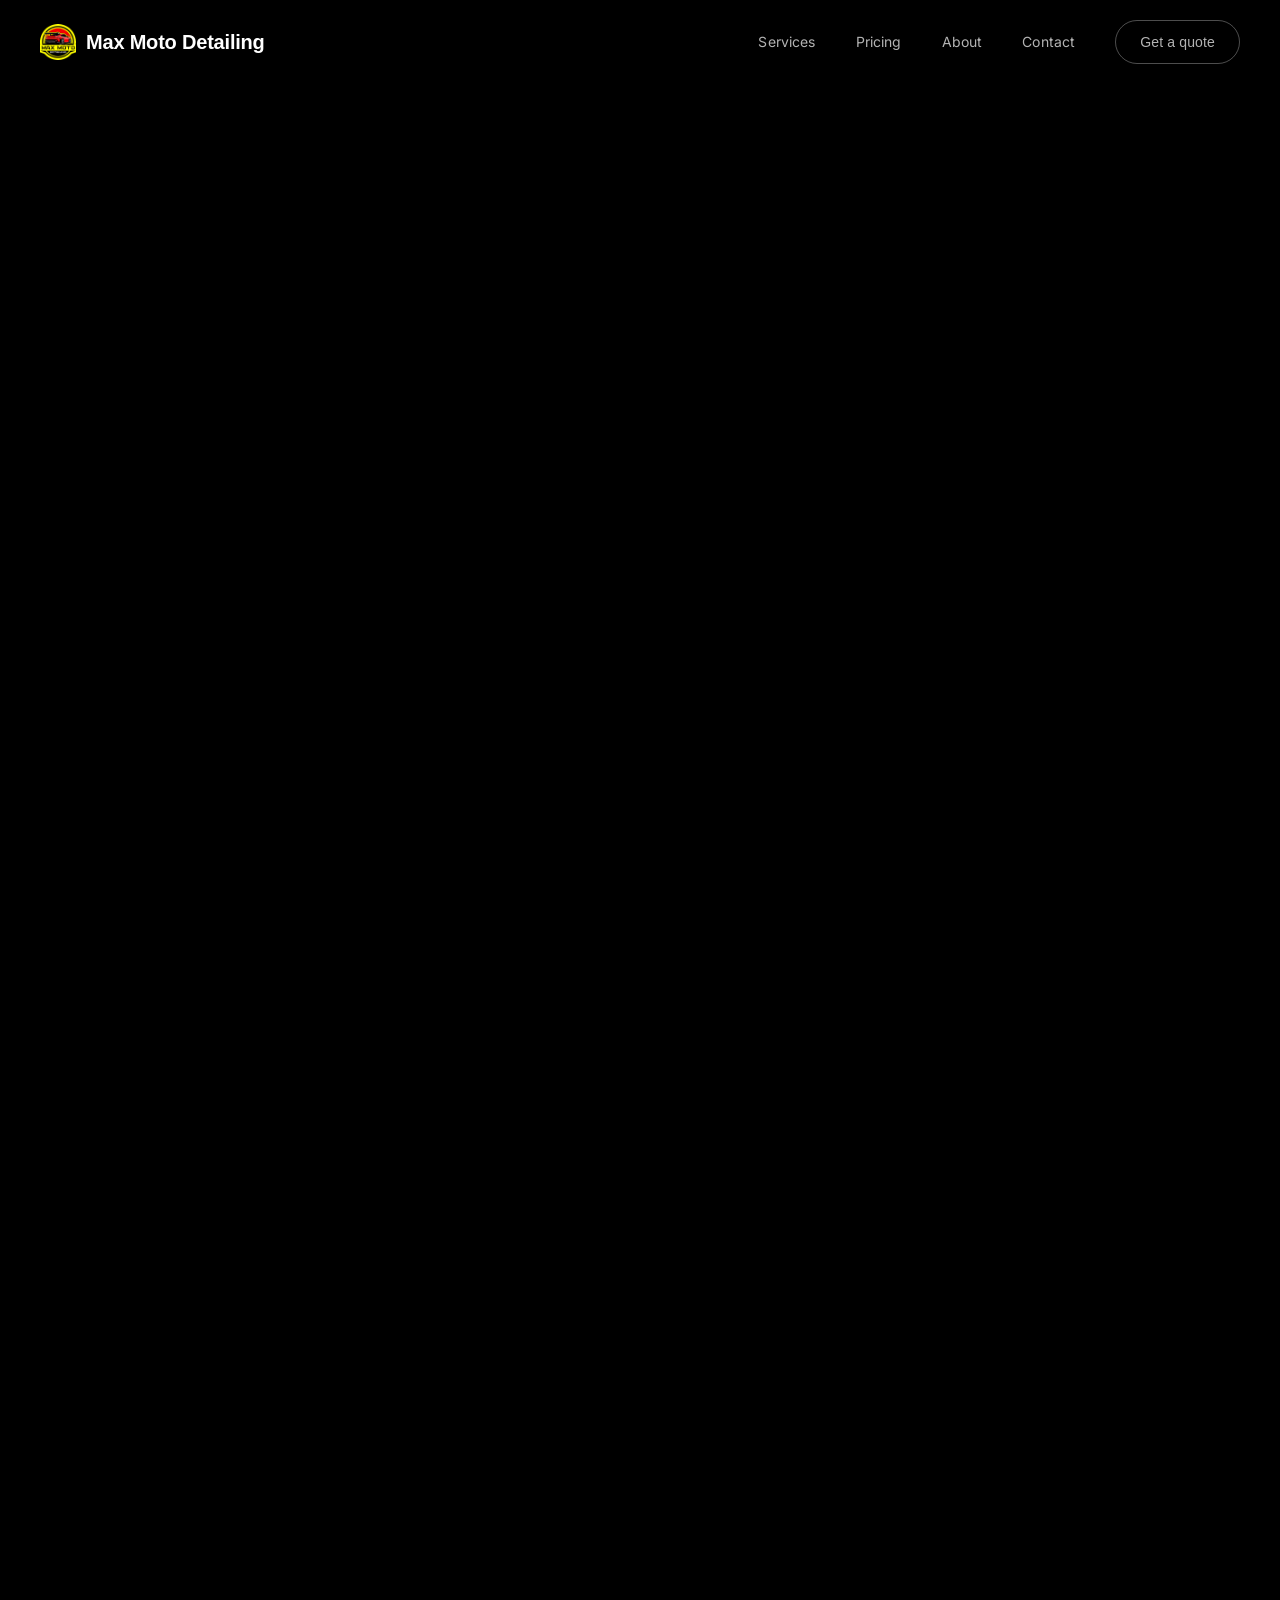
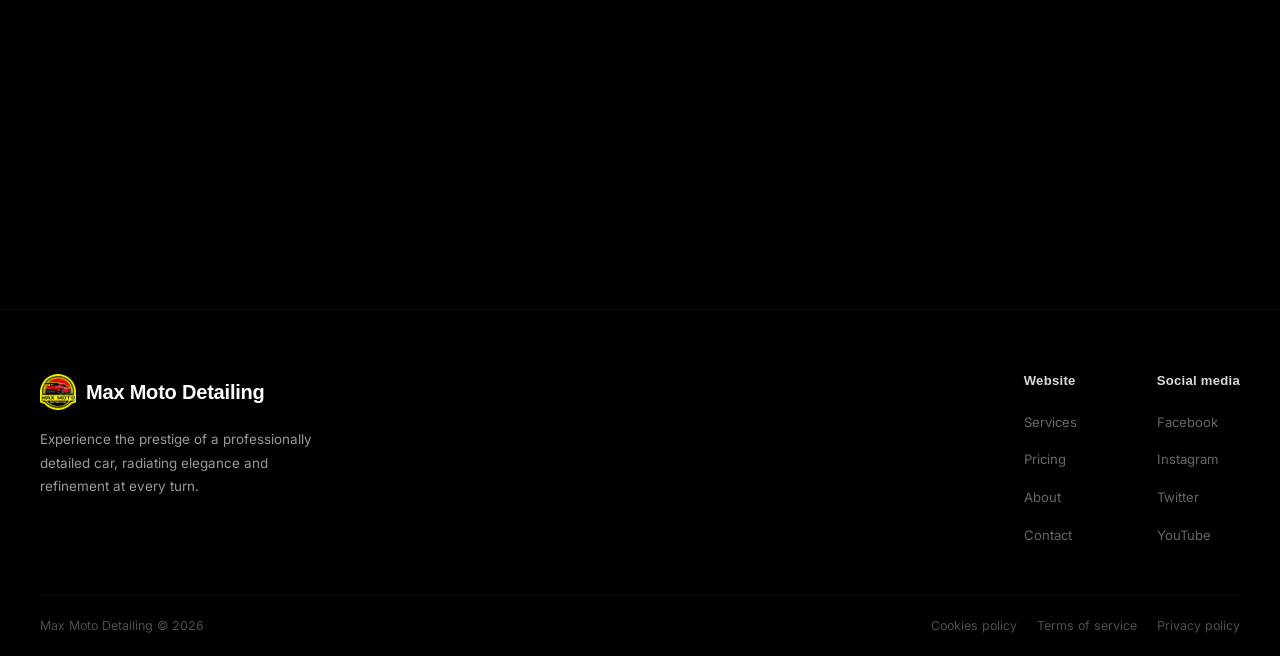
<file: ceramic-coating.html>
<!DOCTYPE html>
<html lang="en">

<head>
  <meta charset="UTF-8">
  <meta name="viewport" content="width=device-width, initial-scale=1.0">
  <title>Ceramic Coating — Max Moto Detailing</title>
  <link rel="icon" type="image/png" href="images/logo.png">
  <meta name="description"
    content="Premium Ceramic Coating services for long-lasting car protection and ultimate shine.">

  <!-- SEO & Social Meta Tags -->
  <link rel="canonical" href="https://max-moto.vercel.app/ceramic-coating.html">
  <meta property="og:title" content="Ceramic Coating — Max Moto Detailing">
  <meta property="og:description" content="Long-lasting paint protection and unmatched clarity with our premium Ceramic Coating.">
  <meta property="og:image" content="https://max-moto.vercel.app/images/logo.png">
  <meta property="og:url" content="https://max-moto.vercel.app/ceramic-coating.html">
  <meta property="og:type" content="article">
  <meta name="twitter:card" content="summary_large_image">
  <meta name="twitter:title" content="Ceramic Coating — Max Moto Detailing">
  <meta name="twitter:image" content="https://max-moto.vercel.app/images/logo.png">


  <!-- Fonts -->
  <link rel="preconnect" href="https://fonts.googleapis.com">
  <link rel="preconnect" href="https://fonts.gstatic.com" crossorigin>
  <link href="https://fonts.googleapis.com/css2?family=Inter:wght@300;400;500;600;700&display=swap" rel="stylesheet">
  <link href="https://api.fontshare.com/v2/css?f[]=clash-display@400,500,600,700&display=swap" rel="stylesheet">

  <link rel="stylesheet" href="index.css">
  <link rel="stylesheet" href="service-details.css">
</head>

<body class="service-details-page">

  <!-- ===== NAVBAR ===== -->
  <nav class="navbar" id="navbar">
    <div class="container">
      <a href="index.html" class="nav-logo">
        <img src="images/logo.png" alt="Max Moto Detailing Logo">
        Max Moto Detailing
      </a>

      <div class="nav-menu" id="navMenu">
        <a href="index.html#services">Services</a>
        <a href="index.html#pricing">Pricing</a>
        <a href="about.html">About</a>
        <a href="contact.html">Contact</a>
        <a href="contact.html" class="btn-quote">Get a quote</a>
      </div>

      <button class="nav-toggle" id="navToggle" aria-label="Toggle menu">
        <span></span>
        <span></span>
        <span></span>
      </button>
    </div>
  </nav>

  <!-- ===== HERO SECTION (CAR-DETAIL CARD) ===== -->
  <section class="section-wrapper">
    <div class="hero-card reveal">
      <img src="images/card-amg.jpg" alt="High-end car with Ceramic Coating">
      <div class="hero-card-overlay"></div>
      <div class="hero-card-content">
        <h1>Ceramic Coating.</h1>
        <div class="hero-btns-pill">
          <a href="index.html#contact" class="btn-pill btn-pill-black">Schedule your visit</a>
          <a href="tel:+916362760386" class="btn-pill btn-pill-white">Call +91 63627 60386</a>
        </div>
      </div>
    </div>
  </section>

  <!-- ===== THREE-COLUMN INFO CARDS ===== -->
  <section class="section-wrapper">
    <div class="info-cards-grid reveal">

      <!-- Card 1: Why Choose -->
      <div class="info-card">
        <h3>Why Choose Ceramic Coating?</h3>
        <div class="info-check-list">
          <div class="info-check-item">
            <div class="info-check-icon"><svg viewBox="0 0 24 24" fill="none" stroke="currentColor" stroke-width="3"
                stroke-linecap="round" stroke-linejoin="round">
                <polyline points="20 6 9 17 4 12"></polyline>
              </svg></div>
            <p>Gloss Enhancement – Rich, deep shine that makes paint pop.</p>
          </div>
          <div class="info-check-item">
            <div class="info-check-icon"><svg viewBox="0 0 24 24" fill="none" stroke="currentColor" stroke-width="3"
                stroke-linecap="round" stroke-linejoin="round">
                <polyline points="20 6 9 17 4 12"></polyline>
              </svg></div>
            <p>Hydrophobic Effect – Water, dirt, and grime slide right off.</p>
          </div>
          <div class="info-check-item">
            <div class="info-check-icon"><svg viewBox="0 0 24 24" fill="none" stroke="currentColor" stroke-width="3"
                stroke-linecap="round" stroke-linejoin="round">
                <polyline points="20 6 9 17 4 12"></polyline>
              </svg></div>
            <p>UV & Chemical Resistance – Protects against fading, oxidation, and stains.</p>
          </div>
          <div class="info-check-item">
            <div class="info-check-icon"><svg viewBox="0 0 24 24" fill="none" stroke="currentColor" stroke-width="3"
                stroke-linecap="round" stroke-linejoin="round">
                <polyline points="20 6 9 17 4 12"></polyline>
              </svg></div>
            <p>Scratch Resistance – Guards against light scratches and swirl marks.</p>
          </div>
          <div class="info-check-item">
            <div class="info-check-icon"><svg viewBox="0 0 24 24" fill="none" stroke="currentColor" stroke-width="3"
                stroke-linecap="round" stroke-linejoin="round">
                <polyline points="20 6 9 17 4 12"></polyline>
              </svg></div>
            <p>Low Maintenance – Less washing, easier cleaning.</p>
          </div>
          <div class="info-check-item">
            <div class="info-check-icon"><svg viewBox="0 0 24 24" fill="none" stroke="currentColor" stroke-width="3"
                stroke-linecap="round" stroke-linejoin="round">
                <polyline points="20 6 9 17 4 12"></polyline>
              </svg></div>
            <p>Long-Term Value – Keeps your car looking new for years.</p>
          </div>
        </div>
      </div>

      <!-- Card 2: Types -->
      <div class="info-card">
        <h3>Types of Ceramic Coating We Offer</h3>
        <div class="info-check-list">
          <div class="info-check-item">
            <div class="info-check-icon"><svg viewBox="0 0 24 24" fill="none" stroke="currentColor" stroke-width="3"
                stroke-linecap="round" stroke-linejoin="round">
                <polyline points="20 6 9 17 4 12"></polyline>
              </svg></div>
            <p>1-Year Coating – Budget-friendly, good entry-level protection.</p>
          </div>
          <div class="info-check-item">
            <div class="info-check-icon"><svg viewBox="0 0 24 24" fill="none" stroke="currentColor" stroke-width="3"
                stroke-linecap="round" stroke-linejoin="round">
                <polyline points="20 6 9 17 4 12"></polyline>
              </svg></div>
            <p>3-Year Coating – Balanced option for shine and durability.</p>
          </div>
          <div class="info-check-item">
            <div class="info-check-icon"><svg viewBox="0 0 24 24" fill="none" stroke="currentColor" stroke-width="3"
                stroke-linecap="round" stroke-linejoin="round">
                <polyline points="20 6 9 17 4 12"></polyline>
              </svg></div>
            <p>5-Year Coating – Premium protection with strong hydrophobic effect.</p>
          </div>
          <div class="info-check-item">
            <div class="info-check-icon"><svg viewBox="0 0 24 24" fill="none" stroke="currentColor" stroke-width="3"
                stroke-linecap="round" stroke-linejoin="round">
                <polyline points="20 6 9 17 4 12"></polyline>
              </svg></div>
            <p>9-Year Coating – Ultimate protection for luxury cars and enthusiasts.</p>
          </div>
        </div>
      </div>

      <!-- Card 3: Why Us -->
      <div class="info-card">
        <h3>Why Max Moto Detailing Studio?</h3>
        <div class="info-check-list">
          <div class="info-check-item">
            <div class="info-check-icon"><svg viewBox="0 0 24 24" fill="none" stroke="currentColor" stroke-width="3"
                stroke-linecap="round" stroke-linejoin="round">
                <polyline points="20 6 9 17 4 12"></polyline>
              </svg></div>
            <p>Certified ceramic coating specialists</p>
          </div>
          <div class="info-check-item">
            <div class="info-check-icon"><svg viewBox="0 0 24 24" fill="none" stroke="currentColor" stroke-width="3"
                stroke-linecap="round" stroke-linejoin="round">
                <polyline points="20 6 9 17 4 12"></polyline>
              </svg></div>
            <p>Premium, professional-grade products</p>
          </div>
          <div class="info-check-item">
            <div class="info-check-icon"><svg viewBox="0 0 24 24" fill="none" stroke="currentColor" stroke-width="3"
                stroke-linecap="round" stroke-linejoin="round">
                <polyline points="20 6 9 17 4 12"></polyline>
              </svg></div>
            <p>Meticulous surface prep & paint correction before coating</p>
          </div>
          <div class="info-check-item">
            <div class="info-check-icon"><svg viewBox="0 0 24 24" fill="none" stroke="currentColor" stroke-width="3"
                stroke-linecap="round" stroke-linejoin="round">
                <polyline points="20 6 9 17 4 12"></polyline>
              </svg></div>
            <p>Flawless application with no streaks or high spots</p>
          </div>
          <div class="info-check-item">
            <div class="info-check-icon"><svg viewBox="0 0 24 24" fill="none" stroke="currentColor" stroke-width="3"
                stroke-linecap="round" stroke-linejoin="round">
                <polyline points="20 6 9 17 4 12"></polyline>
              </svg></div>
            <p>Long-lasting protection backed by warranty</p>
          </div>
        </div>
      </div>

    </div>
  </section>



  <!-- ===== WARRANTY SECTION ===== -->
  <section class="section-wrapper">
    <div class="content-section reveal">
      <div class="section-header-row">
        <div class="section-title-wrap">
          <svg class="section-icon" viewBox="0 0 24 24" fill="none" stroke="currentColor" stroke-width="2"
            stroke-linecap="round" stroke-linejoin="round">
            <circle cx="12" cy="12" r="10"></circle>
            <polyline points="12 6 12 12 16 14"></polyline>
          </svg>
          <h2>Warranty & Maintenance</h2>
        </div>
      </div>

      <ul class="details-list">
        <li><strong>Standard Coating:</strong> 2-3 years of protection.</li>
        <li><strong>Premium Coating:</strong> 5 years of certified performance.</li>
        <li>Includes <strong>Quarterly Maintenance Washes</strong> to keep the coating fresh.</li>
      </ul>
    </div>
  </section>

  <!-- ===== PRICING SECTION ===== -->
  <section class="section-wrapper">
    <div class="content-section reveal">
      <div class="section-header-row">
        <div class="section-title-wrap">
          <svg class="section-icon" viewBox="0 0 24 24" fill="none" stroke="currentColor" stroke-width="2"
            stroke-linecap="round" stroke-linejoin="round">
            <rect x="1" y="4" width="22" height="16" rx="2" ry="2"></rect>
            <line x1="1" y1="10" x2="23" y2="10"></line>
          </svg>
          <h2>Price Range (Estimated)</h2>
        </div>
      </div>

      <ul class="details-list">
        <li><strong>Hatchback:</strong> ₹14,999 – ₹18,999</li>
        <li><strong>Sedan:</strong> ₹19,999 – ₹24,999</li>
        <li><strong>SUV / Luxury:</strong> ₹25,000 – ₹35,000</li>
      </ul>
    </div>
  </section>

  <!-- ===== FOOTER ===== -->
  <footer class="footer">
    <div class="container">
      <div class="footer-top">
        <!-- Brand Column -->
        <div class="footer-brand">
          <a href="index.html" class="nav-logo">
            <img src="images/logo.png" alt="Max Moto Detailing Logo">
            Max Moto Detailing
          </a>
          <p>Experience the prestige of a professionally detailed car, radiating elegance and refinement at every turn.</p>
        </div>

        <div class="footer-links-group">
          <!-- Website Links -->
          <div class="footer-col">
            <h4>Website</h4>
            <ul>
              <li><a href="index.html#services">Services</a></li>
              <li><a href="index.html#pricing">Pricing</a></li>
              <li><a href="index.html#about">About</a></li>
              <li><a href="index.html#contact">Contact</a></li>
            </ul>
          </div>

          <!-- Social Media -->
          <div class="footer-col">
            <h4>Social media</h4>
            <ul>
              <li><a href="#">Facebook</a></li>
              <li><a href="#">Instagram</a></li>
              <li><a href="#">Twitter</a></li>
              <li><a href="#">YouTube</a></li>
            </ul>
          </div>
        </div>
      </div>

      <div class="footer-bottom">
        <span class="footer-copyright">Max Moto Detailing &copy; 2026</span>
        <div class="footer-legal">
          <a href="cookies-policy.html">Cookies policy</a>
          <a href="terms-of-service.html">Terms of service</a>
          <a href="privacy-policy.html">Privacy policy</a>
        </div>
      </div>
    </div>
  </footer>

  <script>
    const navbar = document.getElementById('navbar');
    const navToggle = document.getElementById('navToggle');
    const navMenu = document.getElementById('navMenu');

    // ===== NAVBAR SCROLL EFFECT =====
    window.addEventListener('scroll', () => {
      if (window.scrollY > 60) {
        navbar.classList.add('scrolled');
      } else {
        navbar.classList.remove('scrolled');
      }
    });

    // Handle initial scroll state
    if (window.scrollY > 60) navbar.classList.add('scrolled');

    // ===== MOBILE MENU TOGGLE =====
    navToggle.addEventListener('click', () => {
      navToggle.classList.toggle('active');
      navMenu.classList.toggle('active');
    });

    // ===== SMOOTH SCROLL FOR ANCHOR LINKS =====
    document.querySelectorAll('a').forEach(anchor => {
      const href = anchor.getAttribute('href');
      if (href && href.includes('#')) {
        anchor.addEventListener('click', function (e) {
          const parts = href.split('#');
          const hash = parts[1];
          const path = parts[0];
          if (!hash) return;

          const isHomePage = window.location.pathname.endsWith('index.html') || window.location.pathname.endsWith('/') || window.location.pathname === '';
          const targetIsHomeHash = path === '' || path === 'index.html';

          if (isHomePage && targetIsHomeHash) {
            const target = document.getElementById(hash);
            if (target) {
              e.preventDefault();
              navToggle.classList.remove('active');
              navMenu.classList.remove('active');

              const navbarHeight = navbar.offsetHeight;
              const targetPosition = target.getBoundingClientRect().top + window.scrollY - navbarHeight - 20;
              window.scrollTo({
                top: targetPosition,
                behavior: 'smooth'
              });
              window.history.pushState(null, null, '#' + hash);
            }
          }
        });
      }
    });

    // ===== SCROLL REVEAL ANIMATION =====
    const revealElements = document.querySelectorAll('.reveal');
    const revealObserver = new IntersectionObserver((entries) => {
      entries.forEach(entry => {
        if (entry.isIntersecting) {
          entry.target.classList.add('visible');
        } else {
          entry.target.classList.remove('visible');
        }
      });
    }, { threshold: 0.1 });
    revealElements.forEach(el => revealObserver.observe(el));
  </script>

</body>

</html>
</file>
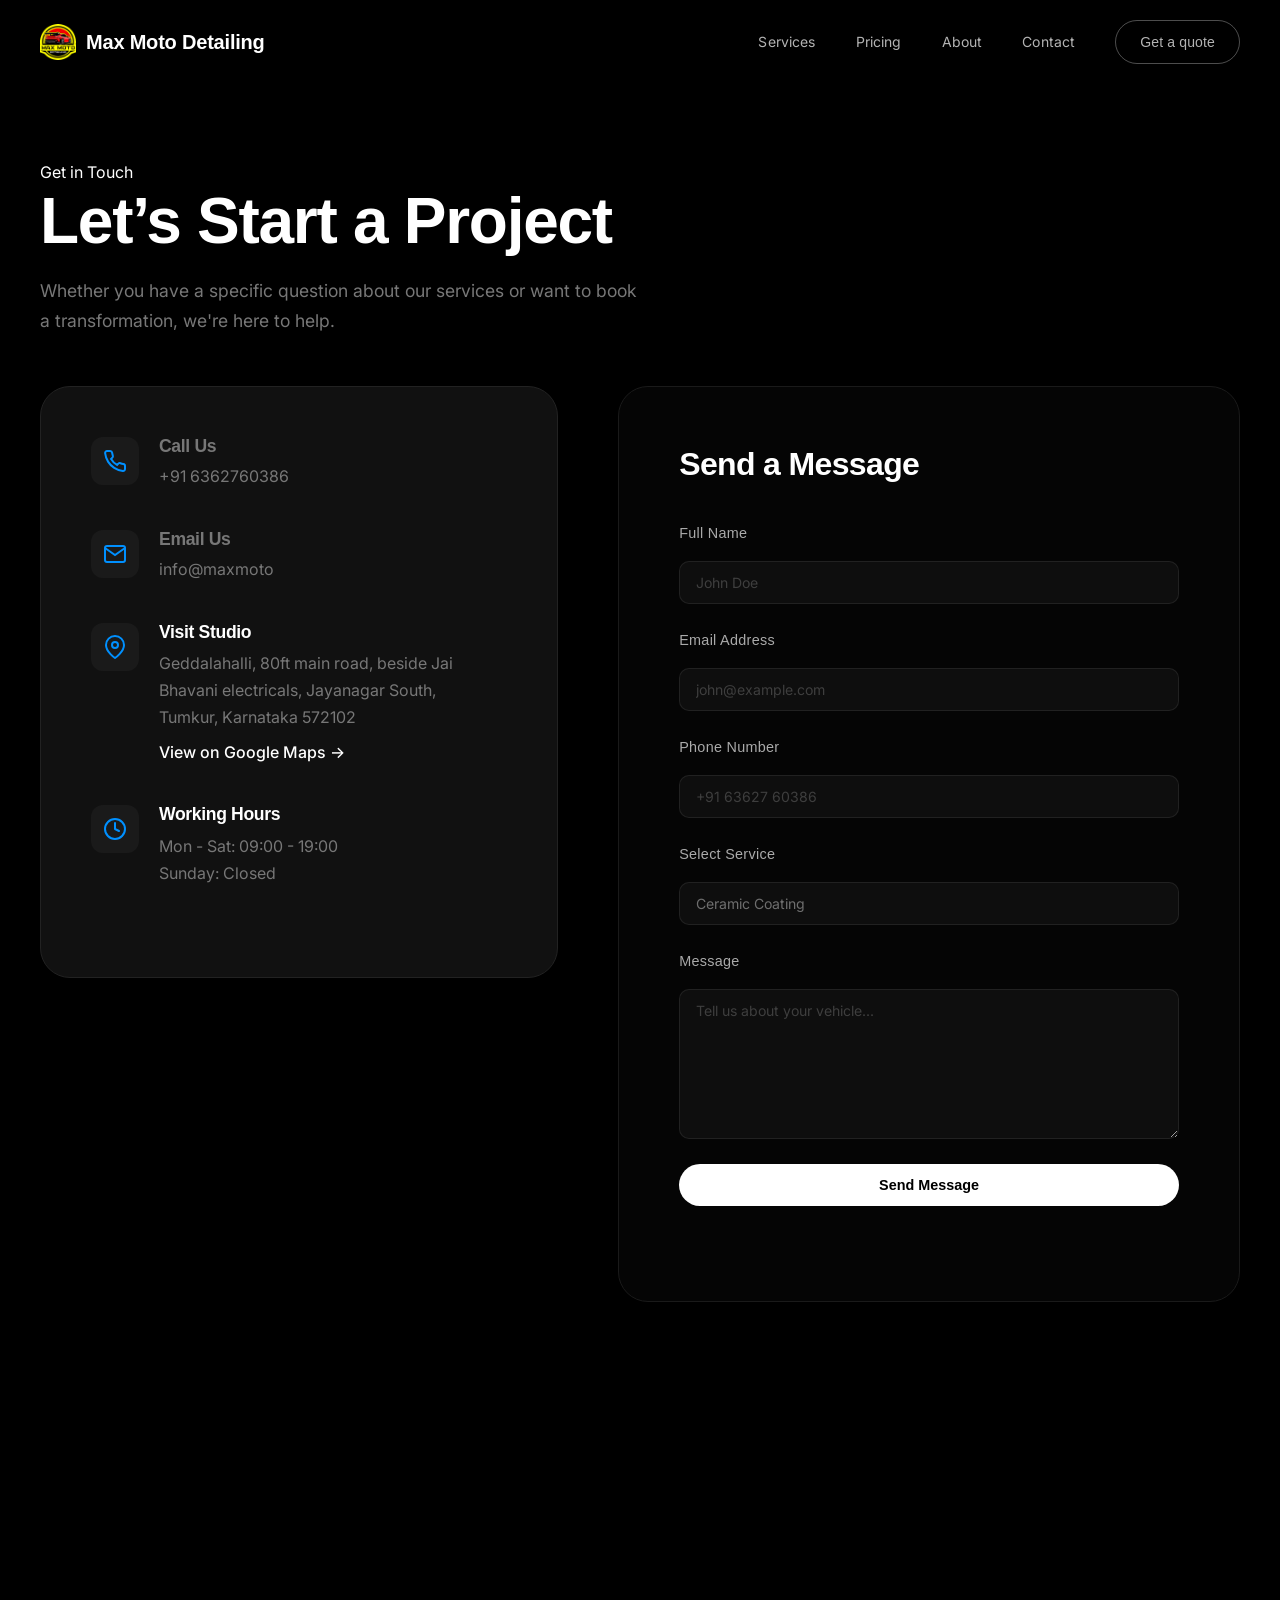
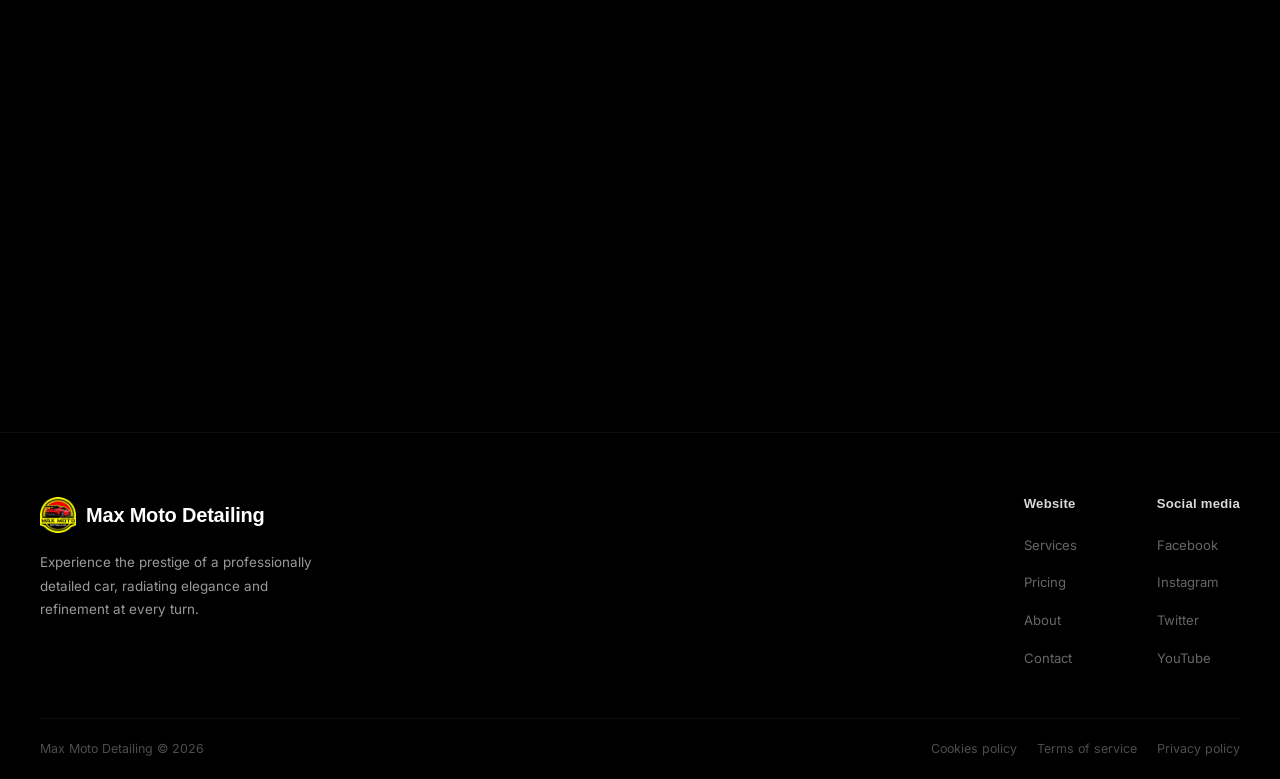
<file: contact.html>
<!DOCTYPE html>
<html lang="en">

<head>
  <meta charset="UTF-8">
  <meta name="viewport" content="width=device-width, initial-scale=1.0">
  <title>Contact Us — Max Moto Detailing</title>
  <link rel="icon" type="image/png" href="images/logo.png">
  <meta name="description"
    content="Get in touch with Bangalore's premier car detailing studio. Book your appointment for Ceramic Coating, PPF, or Interior Detailing.">

  <!-- SEO & Social Meta Tags -->
  <link rel="canonical" href="https://max-moto.vercel.app/contact.html">
  <meta property="og:title" content="Contact Us — Max Moto Detailing">
  <meta property="og:description" content="Reach out for premium automotive preservation services in Bangalore.">
  <meta property="og:image" content="https://max-moto.vercel.app/images/logo.png">
  <meta property="og:url" content="https://max-moto.vercel.app/contact.html">
  <meta property="og:type" content="website">

  <!-- Fonts -->
  <link rel="preconnect" href="https://fonts.googleapis.com">
  <link rel="preconnect" href="https://fonts.gstatic.com" crossorigin>
  <link href="https://fonts.googleapis.com/css2?family=Inter:wght@300;400;500;600;700&display=swap" rel="stylesheet">
  <link href="https://api.fontshare.com/v2/css?f[]=clash-display@400,500,600,700&display=swap" rel="stylesheet">

  <link rel="stylesheet" href="index.css">
  <style>
    .contact-hero {
      padding: 160px 0 80px;
      background: #000;
      position: relative;
    }

    .contact-grid {
      display: grid;
      grid-template-columns: 1fr 1.2fr;
      gap: 60px;
      margin-top: 50px;
    }

    .contact-info-card {
      background: #111;
      padding: 50px;
      border-radius: 30px;
      border: 1px solid #222;
    }

    @media (max-width: 991px) {
      .contact-grid {
        grid-template-columns: 1fr;
      }
    }

    @media (max-width: 768px) {
      .contact-hero {
        padding: 120px 0 60px;
      }

      .contact-info-card,
      .contact-form-wrap {
        padding: 30px 20px;
        border-radius: 20px;
      }

      .method-icon {
        width: 40px;
        height: 40px;
      }

      .map-section {
        padding: 60px 0;
      }

      .map-container {
        height: 300px;
      }
    }

    .contact-method {
      display: flex;
      gap: 20px;
      margin-bottom: 40px;
    }

    .method-icon {
      width: 48px;
      height: 48px;
      background: #1a1a1a;
      border-radius: 12px;
      display: flex;
      align-items: center;
      justify-content: center;
      color: #0090ff;
      flex-shrink: 0;
    }

    .method-details h4 {
      font-family: 'Clash Display', sans-serif;
      font-size: 1.1rem;
      margin-bottom: 8px;
    }

    .method-details p,
    .method-details a {
      color: #777;
      text-decoration: none;
      transition: color 0.3s;
    }

    .method-details a:hover {
      color: #0090ff;
    }

    .contact-form-wrap {
      background: #050505;
      padding: 60px;
      border-radius: 30px;
      border: 1px solid #1a1a1a;
    }

    .form-group {
      margin-bottom: 25px;
    }

    .form-group label {
      display: block;
      margin-bottom: 10px;
      font-size: 0.9rem;
      color: #aaa;
    }

    .form-control {
      width: 100%;
      background: #111;
      border: 1px solid #222;
      padding: 15px 20px;
      border-radius: 12px;
      color: #fff;
      font-family: 'Inter', sans-serif;
      transition: border-color 0.3s;
    }

    .form-control:focus {
      outline: none;
      border-color: #0090ff;
    }

    textarea.form-control {
      min-height: 150px;
      resize: vertical;
    }

    .map-section {
      padding: 100px 0;
    }

    .map-container {
      width: 100%;
      height: 450px;
      border-radius: 30px;
      overflow: hidden;
      border: 1px solid #222;
      filter: grayscale(1) invert(0.9) contrast(1.2);
    }
  </style>
</head>

<body>

  <!-- ===== NAVBAR ===== -->
  <nav class="navbar" id="navbar">
    <div class="container">
      <a href="index.html" class="nav-logo">
        <img src="images/logo.png" alt="Max Moto Detailing Logo">
        Max Moto Detailing
      </a>

      <div class="nav-menu" id="navMenu">
        <a href="index.html#services">Services</a>
        <a href="index.html#pricing">Pricing</a>
        <a href="about.html">About</a>
        <a href="contact.html" class="active">Contact</a>
        <a href="contact.html" class="btn-quote">Get a quote</a>
      </div>

      <button class="nav-toggle" id="navToggle" aria-label="Toggle menu">
        <span></span>
        <span></span>
        <span></span>
      </button>
    </div>
  </nav>

  <!-- ===== CONTACT HERO ===== -->
  <section class="contact-hero">
    <div class="container">
      <div class="reveal">
        <span class="label">Get in Touch</span>
        <h1
          style="font-family: 'Clash Display', sans-serif; font-size: clamp(3rem, 6vw, 4rem); line-height: 1.1; margin-bottom: 20px;">
          Let’s Start a Project</h1>
        <p style="color: #777; max-width: 600px; font-size: 1.1rem;">Whether you have a specific question about our
          services or want to book a transformation, we're here to help.</p>
      </div>

      <div class="contact-grid">
        <!-- Left: Info -->
        <div class="reveal reveal-delay-1">
          <div class="contact-info-card">
            <div class="contact-method">
              <div class="method-icon">
                <svg width="24" height="24" viewBox="0 0 24 24" fill="none" stroke="currentColor" stroke-width="2">
                  <path
                    d="M22 16.92v3a2 2 0 0 1-2.18 2 19.79 19.79 0 0 1-8.63-3.07 19.5 19.5 0 0 1-6-6 19.79 19.79 0 0 1-3.07-8.67A2 2 0 0 1 4.11 2h3a2 2 0 0 1 2 1.72 12.84 12.84 0 0 0 .7 2.81 2 2 0 0 1-.45 2.11L8.09 9.91a16 16 0 0 0 6 6l1.27-1.27a2 2 0 0 1 2.11-.45 12.84 12.84 0 0 0 2.81.7A2 2 0 0 1 22 16.92z">
                  </path>
                </svg>
              </div>
              <div class="method-details">
                <a href="tel:+916362760386">
                  <h4>Call Us</h4>
                  <span>+91 6362760386</span>
                </a>
              </div>
            </div>

            <div class="contact-method">
              <div class="method-icon">
                <svg width="24" height="24" viewBox="0 0 24 24" fill="none" stroke="currentColor" stroke-width="2">
                  <path d="M4 4h16c1.1 0 2 .9 2 2v12c0 1.1-.9 2-2 2H4c-1.1 0-2-.9-2-2V6c0-1.1.9-2 2-2z"></path>
                  <polyline points="22,6 12,13 2,6"></polyline>
                </svg>
              </div>
              <div class="method-details">
                <a href="mailto:info@maxmoto">
                  <h4>Email Us</h4>
                  <span>info@maxmoto</span>
                </a>
              </div>
            </div>

            <div class="contact-method">
              <div class="method-icon">
                <svg width="24" height="24" viewBox="0 0 24 24" fill="none" stroke="currentColor" stroke-width="2">
                  <path d="M21 10c0 7-9 13-9 13s-9-6-9-13a9 9 0 0 1 18 0z"></path>
                  <circle cx="12" cy="10" r="3"></circle>
                </svg>
              </div>
              <div class="method-details">
                <h4>Visit Studio</h4>
                <p>Geddalahalli, 80ft main road, beside Jai Bhavani electricals, Jayanagar South,<br>Tumkur, Karnataka
                  572102</p>
                <a href="https://share.google/ufNwLscj0ld3ZfvDD" target="_blank"
                  style="color: var(--accent); font-weight: 500; display: inline-block; margin-top: 8px;">View on Google
                  Maps →</a>
              </div>
            </div>

            <div class="contact-method" style="margin-top: 40px;">
              <div class="method-icon">
                <svg width="24" height="24" viewBox="0 0 24 24" fill="none" stroke="currentColor" stroke-width="2"
                  stroke-linecap="round" stroke-linejoin="round">
                  <circle cx="12" cy="12" r="10"></circle>
                  <polyline points="12 6 12 12 16 14"></polyline>
                </svg>
              </div>
              <div class="method-details">
                <h4>Working Hours</h4>
                <p>Mon - Sat: 09:00 - 19:00<br>Sunday: Closed</p>
              </div>
            </div>
          </div>
        </div>

        <!-- Right: Form -->
        <div class="reveal reveal-delay-2">
          <div class="contact-form-wrap">
            <h3 style="font-family: 'Clash Display', sans-serif; font-size: 2rem; margin-bottom: 40px;">Send a Message
            </h3>
            <form action="https://api.web3forms.com/submit" method="POST" id="contactForm">
              <!-- Replace with your actual Access Key from web3forms.com -->
              <input type="hidden" name="access_key" value="89d21070-07f4-4756-893f-d3f1614bd251">
              <input type="hidden" name="from_name" value="Max Moto Detailing Inquiry">
              <input type="hidden" name="subject" value="New Inquiry from Contact Page">

              <div class="form-group">
                <label>Full Name</label>
                <input type="text" name="name" class="form-control" placeholder="John Doe" required>
              </div>
              <div class="form-group">
                <label>Email Address</label>
                <input type="email" name="email" class="form-control" placeholder="john@example.com" required>
              </div>
              <div class="form-group">
                <label>Phone Number</label>
                <input type="tel" name="phone" class="form-control" placeholder="+91 63627 60386">
              </div>
              <div class="form-group">
                <label>Select Service</label>
                <select name="service" class="form-control">
                  <option value="Ceramic Coating">Ceramic Coating</option>
                  <option value="Paint Protection Film">Paint Protection Film</option>
                  <option value="Interior Detailing">Interior Detailing</option>
                  <option value="Window Tinting">Window Tinting</option>
                  <option value="General Inquiry">General Inquiry</option>
                </select>
              </div>
              <div class="form-group">
                <label>Message</label>
                <textarea name="message" class="form-control" placeholder="Tell us about your vehicle..."
                  required></textarea>
              </div>
              <button type="submit" class="btn-connect btn-primary" id="submitBtn"
                style="width: 100%; justify-content: center; border: none; cursor: pointer;">Send Message</button>
              <div id="result" class="form-result"></div>
            </form>
          </div>
        </div>
      </div>
    </div>
  </section>

  <!-- ===== MAP SECTION ===== -->
  <section class="map-section">
    <div class="container">
      <div class="reveal">
        <div class="map-container">
          <!-- Placeholder for Google Map -->
          <iframe
            src="https://www.google.com/maps/embed?pb=!1m18!1m12!1m3!1d3882.516671195027!2d77.10635757455185!3d13.318104707187858!2m3!1f0!2f0!3f0!3m2!1i1024!2i768!4f13.1!3m3!1m2!1s0x3bb02d002adb2183%3A0x53d9cb9b4f6de116!2sMax%20Moto%20detailing%20and%20car%20wash!5e0!3m2!1sen!2sin!4v1775162763622!5m2!1sen!2sin"
            width="100%" height="100%" style="border:0;" allowfullscreen="" loading="lazy"
            referrerpolicy="no-referrer-when-downgrade"></iframe>
        </div>
      </div>
    </div>
  </section>

  <!-- ===== FOOTER ===== -->
  <footer class="footer">
    <div class="container">
      <div class="footer-top">
        <div class="footer-brand">
          <a href="index.html" class="nav-logo">
            <img src="images/logo.png" alt="Max Moto Detailing Logo">
            Max Moto Detailing
          </a>
          <p>Experience the prestige of a professionally detailed car, radiating elegance and refinement at every turn.
          </p>
        </div>

        <div class="footer-links-group">
          <div class="footer-col">
            <h4>Website</h4>
            <ul>
              <li><a href="index.html#services">Services</a></li>
              <li><a href="index.html#pricing">Pricing</a></li>
              <li><a href="about.html">About</a></li>
              <li><a href="contact.html">Contact</a></li>
            </ul>
          </div>

          <div class="footer-col">
            <h4>Social media</h4>
            <ul>
              <li><a href="#">Facebook</a></li>
              <li><a href="#">Instagram</a></li>
              <li><a href="#">Twitter</a></li>
              <li><a href="#">YouTube</a></li>
            </ul>
          </div>
        </div>
      </div>

      <div class="footer-bottom">
        <span class="footer-copyright">Max Moto Detailing &copy; 2026</span>
        <div class="footer-legal">
          <a href="cookies-policy.html">Cookies policy</a>
          <a href="terms-of-service.html">Terms of service</a>
          <a href="privacy-policy.html">Privacy policy</a>
        </div>
      </div>
    </div>
  </footer>
  <script>
    // ===== NAVBAR TOGGLE =====
    const navToggle = document.getElementById('navToggle');
    const navMenu = document.getElementById('navMenu');
    const navbar = document.getElementById('navbar');

    navToggle.addEventListener('click', () => {
      navToggle.classList.toggle('active');
      navMenu.classList.toggle('active');
    });

    window.addEventListener('scroll', () => {
      if (window.scrollY > 50) {
        navbar.classList.add('scrolled');
      } else {
        navbar.classList.remove('scrolled');
      }
    });

    // ===== SCROLL REVEAL ANIMATION =====
    const revealElements = document.querySelectorAll('.reveal');
    const revealObserver = new IntersectionObserver((entries) => {
      entries.forEach(entry => {
        if (entry.isIntersecting) {
          entry.target.classList.add('visible');
        } else {
          entry.target.classList.remove('visible');
        }
      });
    }, {
      threshold: 0.1
    });

    revealElements.forEach(el => revealObserver.observe(el));

    // ===== FORM SUBMISSION WITH FETCH =====
    const contactForm = document.getElementById('contactForm');
    const result = document.getElementById('result');
    const submitBtn = document.getElementById('submitBtn');

    if (contactForm) {
      contactForm.addEventListener('submit', function (e) {
        e.preventDefault();
        const formData = new FormData(contactForm);
        const object = Object.fromEntries(formData);
        const json = JSON.stringify(object);

        result.innerHTML = "Sending...";
        result.style.color = "rgba(255, 255, 255, 0.5)";
        submitBtn.disabled = true;
        submitBtn.style.opacity = "0.5";

        fetch('https://api.web3forms.com/submit', {
          method: 'POST',
          headers: {
            'Content-Type': 'application/json',
            'Accept': 'application/json'
          },
          body: json
        })
          .then(async (response) => {
            let json = await response.json();
            if (response.status == 200) {
              result.innerHTML = "Message Sent Successfully!";
              result.style.color = "#00ff88"; // Success green
              contactForm.reset();
            } else {
              console.log(response);
              result.innerHTML = json.message;
              result.style.color = "#ff4444"; // Error red
            }
          })
          .catch(error => {
            console.log(error);
            result.innerHTML = "Something went wrong!";
            result.style.color = "#ff4444";
          })
          .then(function () {
            submitBtn.disabled = false;
            submitBtn.style.opacity = "1";
            setTimeout(() => {
              result.innerHTML = "";
            }, 5000);
          });
      });
    }
  </script>
</body>

</html>
</file>
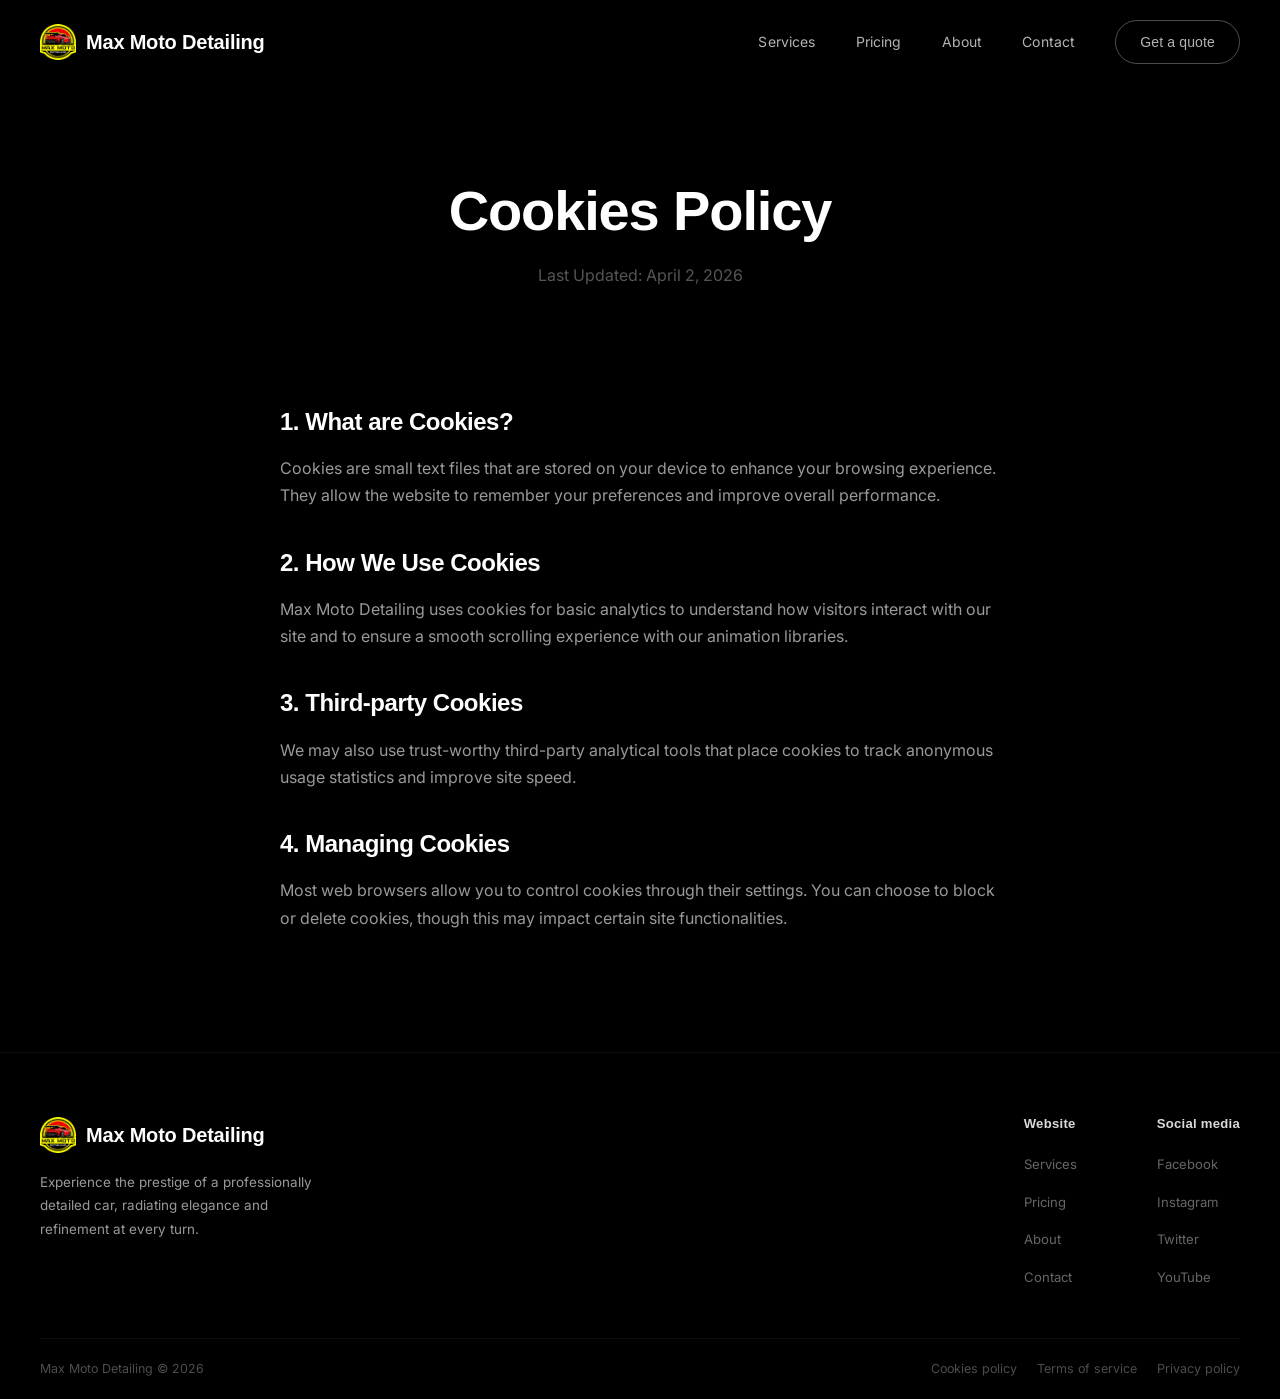
<file: cookies-policy.html>
<!DOCTYPE html>
<html lang="en">

<head>
  <meta charset="UTF-8">
  <meta name="viewport" content="width=device-width, initial-scale=1.0">
  <title>Cookies Policy — Max Moto Detailing</title>
  <link rel="icon" type="image/png" href="images/logo.png">
  <meta name="description" content="Learn about how we use cookies at Max Moto Detailing to improve your experience.">

  <!-- SEO & Social Meta Tags -->
  <link rel="canonical" href="https://max-moto.vercel.app/cookies-policy.html">
  <meta property="og:title" content="Cookies Policy — Max Moto Detailing">
  <meta property="og:description" content="Find out why we use cookies and how you can manage them.">
  <meta property="og:image" content="https://max-moto.vercel.app/images/logo.png">
  <meta property="og:url" content="https://max-moto.vercel.app/cookies-policy.html">
  <meta property="og:type" content="website">
  <meta name="twitter:card" content="summary_large_image">
  <meta name="twitter:title" content="Cookies Policy — Max Moto Detailing">
  <meta name="twitter:image" content="https://max-moto.vercel.app/images/logo.png">

  <!-- Fonts -->
  <link rel="preconnect" href="https://fonts.googleapis.com">
  <link rel="preconnect" href="https://fonts.gstatic.com" crossorigin>
  <link href="https://fonts.googleapis.com/css2?family=Inter:wght@300;400;500;600;700&display=swap" rel="stylesheet">
  <link href="https://api.fontshare.com/v2/css?f[]=clash-display@400,500,600,700&display=swap" rel="stylesheet">

  <link rel="stylesheet" href="index.css">
  <style>
    .legal-hero {
      padding: 180px 0 80px;
      background: #000;
      text-align: center;
    }
    @media (max-width: 768px) {
      .legal-hero {
        padding: 120px 0 60px;
      }
      .legal-hero h1 {
        font-size: 2.5rem !important;
      }
    }
    .legal-content {
      padding-bottom: 100px;
      line-height: 1.8;
      color: #888;
      max-width: 800px;
      margin: 0 auto;
    }
    .legal-content h2 {
      color: #fff;
      font-family: 'Clash Display', sans-serif;
      margin: 40px 0 20px;
    }
    .legal-content p {
      margin-bottom: 20px;
    }
  </style>
</head>

<body>
  <!-- ===== NAVBAR ===== -->
  <nav class="navbar" id="navbar">
    <div class="container">
      <a href="index.html" class="nav-logo">
        <img src="images/logo.png" alt="Max Moto Detailing Logo">
        Max Moto Detailing
      </a>
      <div class="nav-menu" id="navMenu">
        <a href="index.html#services">Services</a>
        <a href="index.html#pricing">Pricing</a>
        <a href="about.html">About</a>
        <a href="contact.html">Contact</a>
        <a href="contact.html" class="btn-quote">Get a quote</a>
      </div>

      <button class="nav-toggle" id="navToggle" aria-label="Toggle menu">
        <span></span>
        <span></span>
        <span></span>
      </button>
    </div>
  </nav>

  <section class="legal-hero">
    <div class="container">
      <h1 style="font-family: 'Clash Display', sans-serif; font-size: 3.5rem;">Cookies Policy</h1>
      <p style="color: #555; margin-top: 20px;">Last Updated: April 2, 2026</p>
    </div>
  </section>

  <section class="legal-content">
    <div class="container">
      <div class="reveal">
        <h2>1. What are Cookies?</h2>
        <p>Cookies are small text files that are stored on your device to enhance your browsing experience. They allow the website to remember your preferences and improve overall performance.</p>
        
        <h2>2. How We Use Cookies</h2>
        <p>Max Moto Detailing uses cookies for basic analytics to understand how visitors interact with our site and to ensure a smooth scrolling experience with our animation libraries.</p>

        <h2>3. Third-party Cookies</h2>
        <p>We may also use trust-worthy third-party analytical tools that place cookies to track anonymous usage statistics and improve site speed.</p>

        <h2>4. Managing Cookies</h2>
        <p>Most web browsers allow you to control cookies through their settings. You can choose to block or delete cookies, though this may impact certain site functionalities.</p>
      </div>
    </div>
  </section>

  <footer class="footer">
    <div class="container">
      <div class="footer-top">
        <div class="footer-brand">
          <a href="index.html" class="nav-logo">
            <img src="images/logo.png" alt="Max Moto Detailing Logo">
            Max Moto Detailing
          </a>
          <p>Experience the prestige of a professionally detailed car, radiating elegance and refinement at every turn.</p>
        </div>
        <div class="footer-links-group">
          <div class="footer-col">
            <h4>Website</h4>
            <ul>
              <li><a href="index.html#services">Services</a></li>
              <li><a href="index.html#pricing">Pricing</a></li>
              <li><a href="about.html">About</a></li>
              <li><a href="contact.html">Contact</a></li>
            </ul>
          </div>
          <div class="footer-col">
            <h4>Social media</h4>
            <ul>
              <li><a href="#">Facebook</a></li>
              <li><a href="#">Instagram</a></li>
              <li><a href="#">Twitter</a></li>
              <li><a href="#">YouTube</a></li>
            </ul>
          </div>
        </div>
      </div>
      <div class="footer-bottom">
        <span class="footer-copyright">Max Moto Detailing &copy; 2026</span>
        <div class="footer-legal">
          <a href="cookies-policy.html">Cookies policy</a>
          <a href="terms-of-service.html">Terms of service</a>
          <a href="privacy-policy.html">Privacy policy</a>
        </div>
      </div>
    </div>
  </footer>

  <script>
    // ===== NAVBAR TOGGLE =====
    const navToggle = document.getElementById('navToggle');
    const navMenu = document.getElementById('navMenu');
    const navbar = document.getElementById('navbar');

    navToggle.addEventListener('click', () => {
      navToggle.classList.toggle('active');
      navMenu.classList.toggle('active');
    });

    window.addEventListener('scroll', () => {
      if (window.scrollY > 50) {
        navbar.classList.add('scrolled');
      } else {
        navbar.classList.remove('scrolled');
      }
    });

    const revealElements = document.querySelectorAll('.reveal');
    const revealObserver = new IntersectionObserver((entries) => {
      entries.forEach(entry => {
        if (entry.isIntersecting) {
          entry.target.classList.add('visible');
        } else {
          entry.target.classList.remove('visible');
        }
      });
    }, { threshold: 0.1 });
    revealElements.forEach(el => revealObserver.observe(el));
  </script>
</body>
</html>
</file>
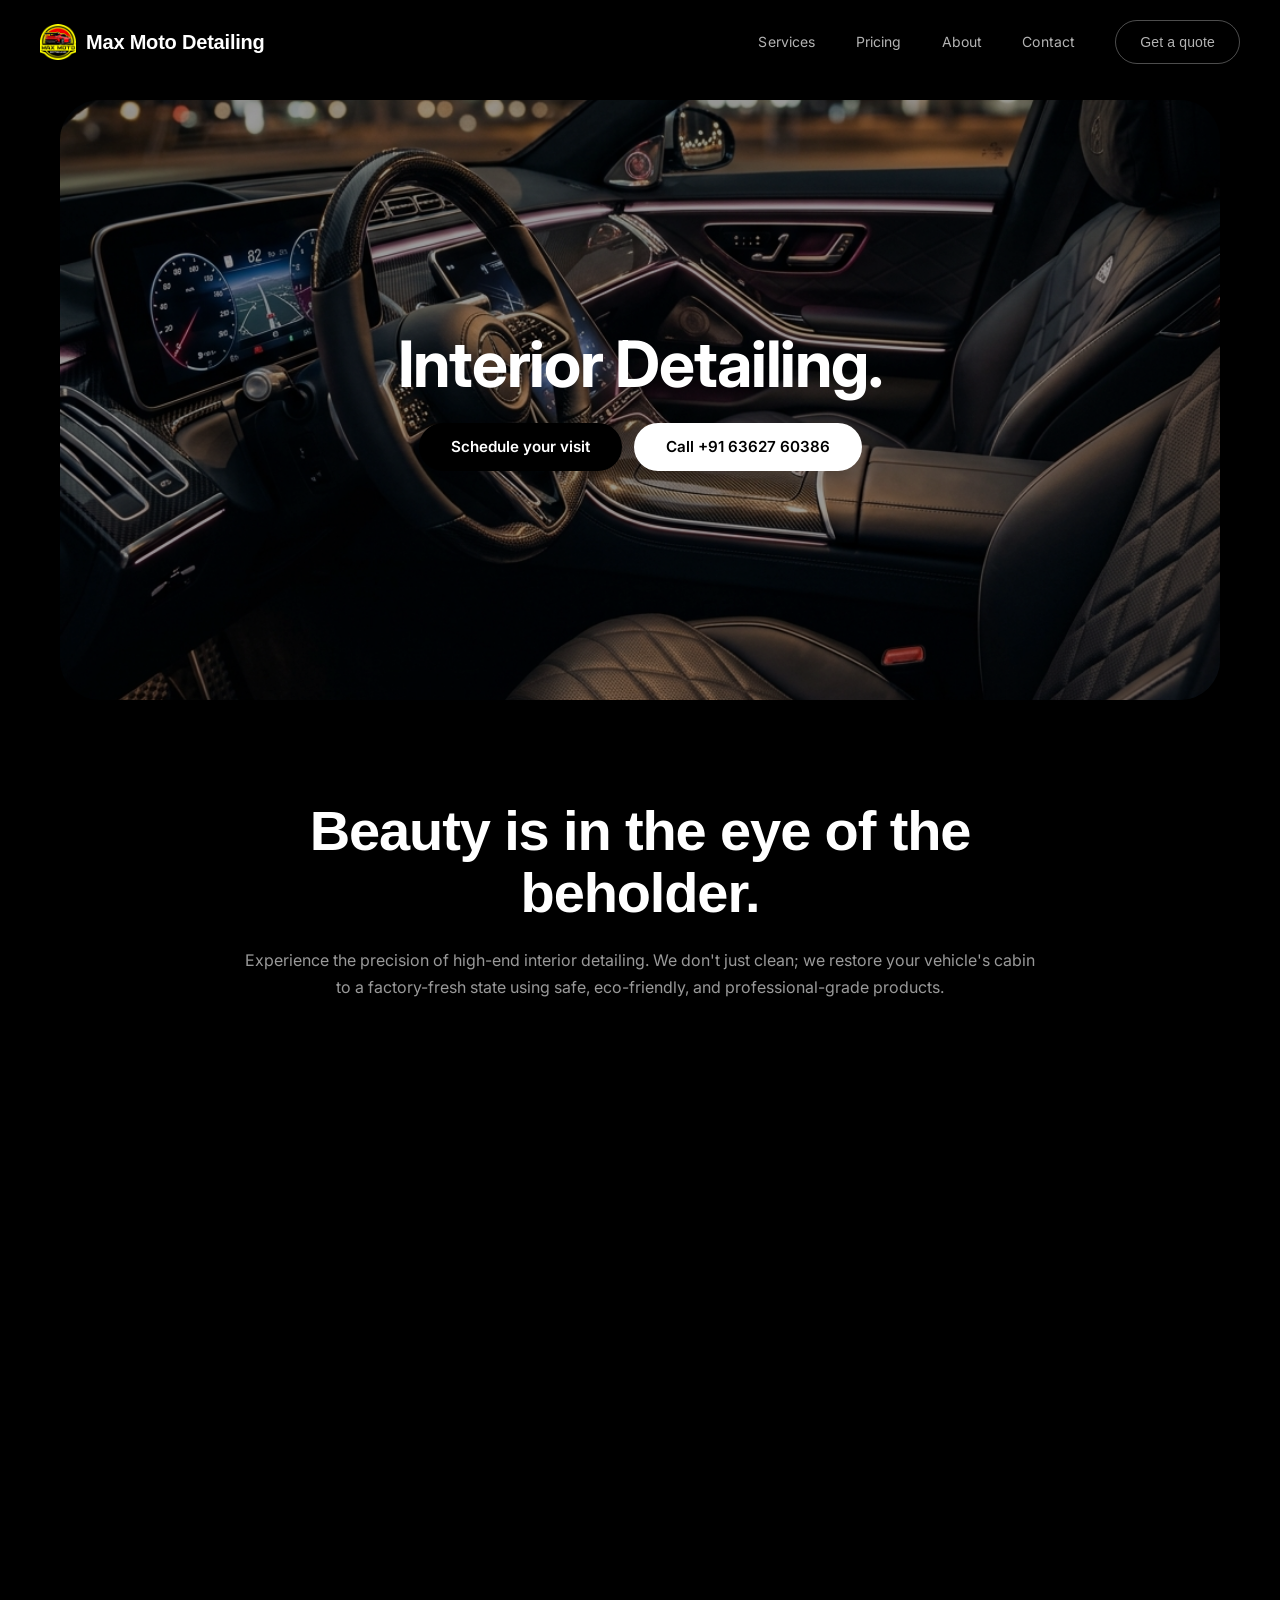
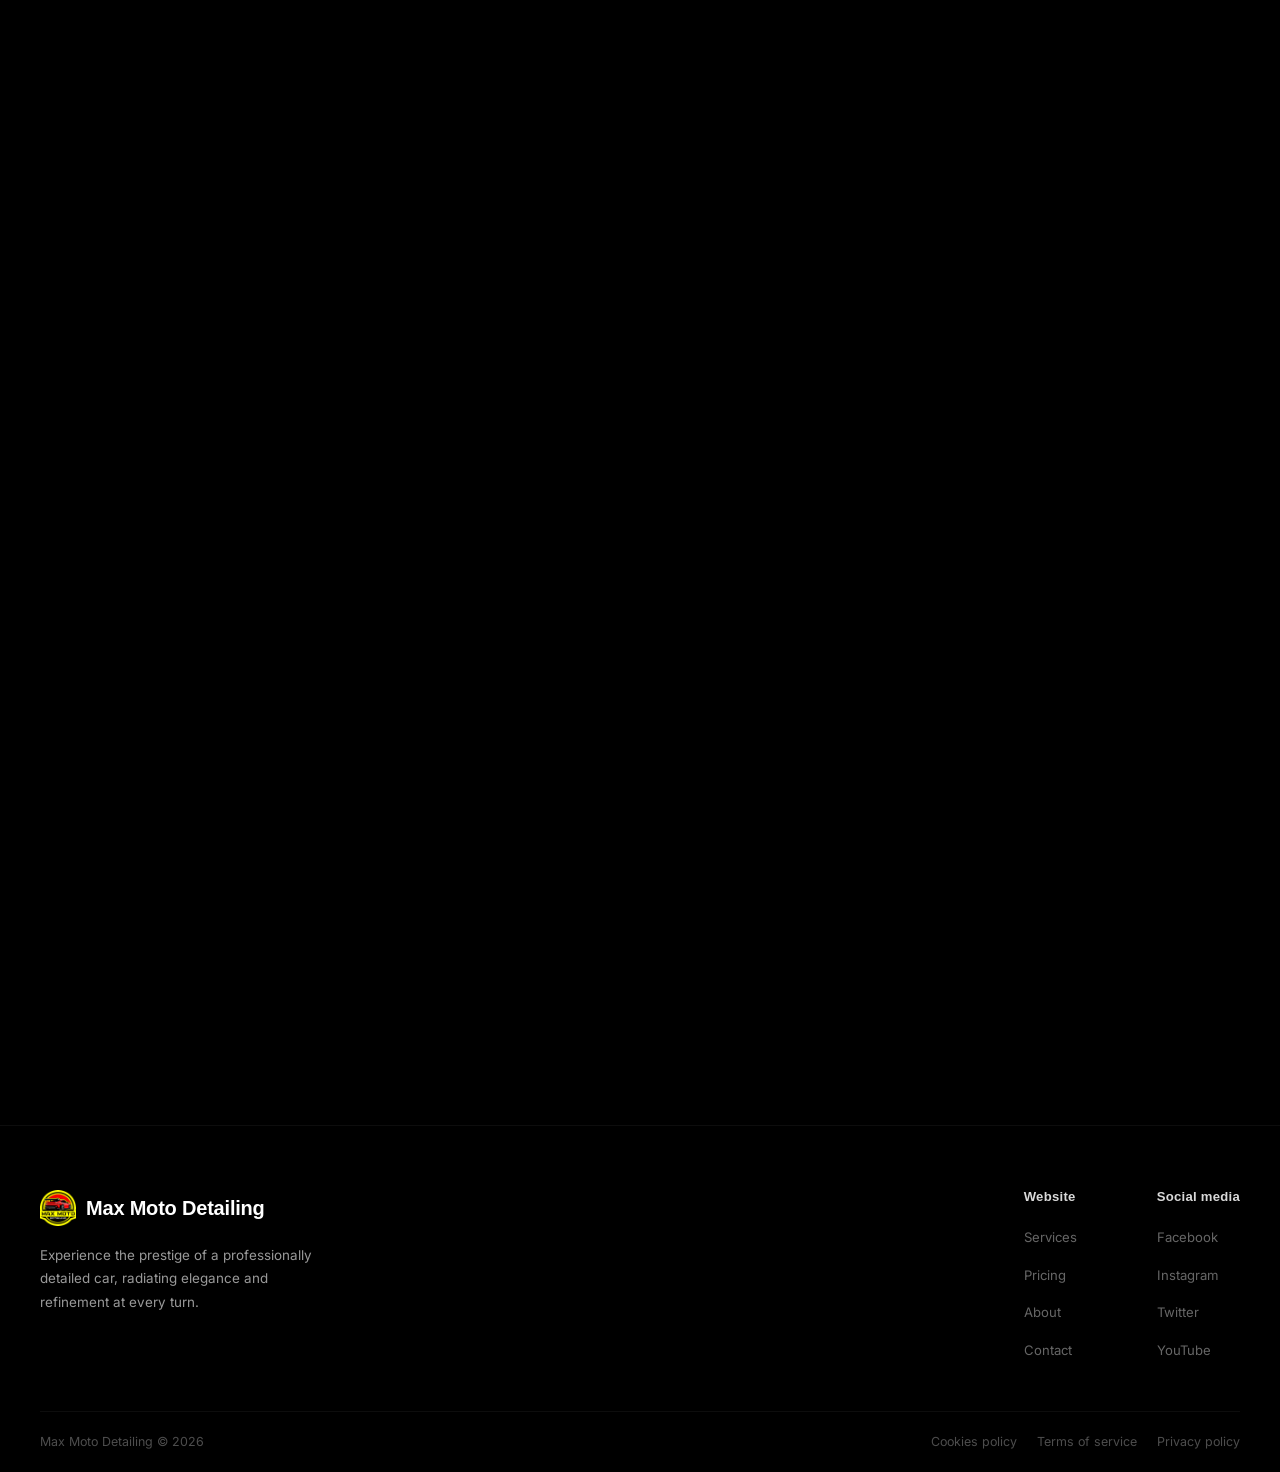
<file: interior-detailing.html>
<!DOCTYPE html>
<html lang="en">

<head>
  <meta charset="UTF-8">
  <meta name="viewport" content="width=device-width, initial-scale=1.0">
  <title>Interior Detailing — Max Moto Detailing</title>
  <link rel="icon" type="image/png" href="images/logo.png">
  <meta name="description" content="Luxury interior detailing and restoration services for ultimate cabin comfort and freshness.">

  <!-- SEO & Social Meta Tags -->
  <link rel="canonical" href="https://max-moto.vercel.app/interior-detailing.html">
  <meta property="og:title" content="Interior Detailing — Max Moto Detailing">
  <meta property="og:description" content="Ultimate cabin comfort and freshness with our professional Interior Detailing.">
  <meta property="og:image" content="https://max-moto.vercel.app/images/logo.png">
  <meta property="og:url" content="https://max-moto.vercel.app/interior-detailing.html">
  <meta property="og:type" content="article">
  <meta name="twitter:card" content="summary_large_image">
  <meta name="twitter:title" content="Interior Detailing — Max Moto Detailing">
  <meta name="twitter:image" content="https://max-moto.vercel.app/images/logo.png">


  <!-- Fonts -->
  <link rel="preconnect" href="https://fonts.googleapis.com">
  <link rel="preconnect" href="https://fonts.gstatic.com" crossorigin>
  <link href="https://fonts.googleapis.com/css2?family=Inter:wght@300;400;500;600;700&display=swap" rel="stylesheet">
  <link href="https://api.fontshare.com/v2/css?f[]=clash-display@400,500,600,700&display=swap" rel="stylesheet">

  <link rel="stylesheet" href="index.css">
  <link rel="stylesheet" href="service-details.css">
</head>

<body class="service-details-page">

  <!-- ===== NAVBAR ===== -->
  <nav class="navbar" id="navbar">
    <div class="container">
      <a href="index.html" class="nav-logo">
        <img src="images/logo.png" alt="Max Moto Detailing Logo">
        Max Moto Detailing
      </a>

      <div class="nav-menu" id="navMenu">
        <a href="index.html#services">Services</a>
        <a href="index.html#pricing">Pricing</a>
        <a href="about.html">About</a>
        <a href="contact.html">Contact</a>
        <a href="contact.html" class="btn-quote">Get a quote</a>
      </div>

      <button class="nav-toggle" id="navToggle" aria-label="Toggle menu">
        <span></span>
        <span></span>
        <span></span>
      </button>
    </div>
  </nav>

  <!-- ===== HERO SECTION ===== -->
  <section class="section-wrapper">
    <div class="hero-card reveal">
      <img src="images/interior-hero.png" alt="Luxury car interior detailing results">
      <div class="hero-card-overlay"></div>
      <div class="hero-card-content">
        <h1 class="clash-font">Interior Detailing.</h1>
        <div class="hero-btns-pill">
          <a href="index.html#contact" class="btn-pill btn-pill-black">Schedule your visit</a>
          <a href="tel:+916362760386" class="btn-pill btn-pill-white">Call +91 63627 60386</a>
        </div>
      </div>
    </div>
  </section>

  <!-- ===== INTRO SECTION ===== -->
  <section class="section-wrapper">
    <div class="detail-intro-center reveal">
      <h2 class="clash-font large-title">Beauty is in the eye of the beholder.</h2>
      <p class="body-text centered">
        Experience the precision of high-end interior detailing. We don't just clean; we restore your vehicle's cabin to a factory-fresh state using safe, eco-friendly, and professional-grade products.
      </p>
    </div>
  </section>

  <!-- ===== VEHICLE SELECTOR ===== -->
  <section class="section-wrapper">
    <div class="vehicle-selector-wrap reveal">
      <div class="vehicle-tabs">
        <button class="v-tab active" data-type="sedan">Sedan</button>
        <button class="v-tab" data-type="luxury-sedan">Luxury Sedan</button>
        <button class="v-tab" data-type="suv">SUV</button>
        <button class="v-tab" data-type="compact-suv">Compact SUV</button>
        <button class="v-tab" data-type="luxury-suv">Luxury SUV</button>
        <button class="v-tab" data-type="super-car">Super Car</button>
        <button class="v-tab" data-type="convertible">Convertible</button>
        <button class="v-tab" data-type="hatchback">Hatchback</button>
        <button class="v-tab" data-type="pickup">Pickup</button>
        <button class="v-tab" data-type="wagon">Wagon</button>
      </div>
      <div class="vehicle-image-display">
        <div class="car-display-box">
          <img src="images/car-sedan.png" id="carDisplayImage" alt="Selected Vehicle Type">
        </div>
      </div>
    </div>
  </section>

  <!-- ===== SERVICE PACKAGES ===== -->
  <section class="section-wrapper spaced-section">
    <div class="packages-dual reveal">
      <!-- Mini Interior -->
      <div class="package-card">
        <div class="card-image-wrap">
          <img src="images/interior-mini.png" alt="Mini Interior Detailing">
          <span class="duration-badge">1-2 Days</span>
        </div>
        <div class="card-body">
          <h3>Mini Interior</h3>
          <ul class="checklist">
            <li><span class="check">✓</span> Interior Air Purge & Blowout</li>
            <li><span class="check">✓</span> Complete Vacuum & Dust-Off</li>
            <li><span class="check">✓</span> Matte Finish Leather & Vinyl UV Protection</li>
            <li><span class="check">✓</span> Interior Perfuming</li>
          </ul>
        </div>
      </div>

      <!-- Steam & Shampoo -->
      <div class="package-card featured">
        <div class="card-image-wrap">
          <img src="images/interior-steam.png?v=3" alt="Steam & Shampoo Detailing">
          <span class="duration-badge">2 Days</span>
        </div>
        <div class="card-body">
          <h3>Steam & Shampoo</h3>
          <ul class="checklist">
            <li><span class="check">✓</span> Interior Steam Clean & Disinfect</li>
            <li><span class="check">✓</span> Hot Water Extraction & Foam Shampoo</li>
            <li><span class="check">✓</span> Leather Conditioner & Protection</li>
            <li><span class="check">✓</span> Plastic & Vinyl Restoration</li>
            <li><span class="check">✓</span> Roof & Fabric Headliner Cleaning</li>
          </ul>
        </div>
      </div>
    </div>
  </section>

  <!-- ===== OTHER SERVICES GRID ===== -->
  <section class="section-wrapper spaced-section">
    <div class="other-services-grid reveal">
      <div class="service-item-card">
        <div class="s-icon">🐕</div>
        <h4>Pet hair removal</h4>
        <p>Thorough extraction of embedded pet hair from carpets and upholstery.</p>
      </div>
      <div class="service-item-card">
        <div class="s-icon">💨</div>
        <h4>Smoke & Odour Removal</h4>
        <p>Advanced ozone treatment to neutralize deep-seated unwanted smells.</p>
      </div>
      <div class="service-item-card">
        <div class="s-icon">🛋️</div>
        <h4>Leather Repair</h4>
        <p>Expert restoration for cracked, faded, or damaged leather surfaces.</p>
      </div>
    </div>
  </section>



  <!-- ===== FOOTER ===== -->
  <footer class="footer">
    <div class="container">
      <div class="footer-top">
        <div class="footer-brand">
          <a href="index.html" class="nav-logo">
            <img src="images/logo.png" alt="Max Moto Detailing Logo">
            Max Moto Detailing
          </a>
          <p>Experience the prestige of a professionally detailed car, radiating elegance and refinement at every turn.</p>
        </div>
        <div class="footer-links-group">
          <div class="footer-col">
            <h4>Website</h4>
            <ul>
              <li><a href="index.html#services">Services</a></li>
              <li><a href="index.html#pricing">Pricing</a></li>
              <li><a href="index.html#about">About</a></li>
              <li><a href="index.html#contact">Contact</a></li>
            </ul>
          </div>
          <div class="footer-col">
            <h4>Social media</h4>
            <ul>
              <li><a href="#">Facebook</a></li>
              <li><a href="#">Instagram</a></li>
              <li><a href="#">Twitter</a></li>
              <li><a href="#">YouTube</a></li>
            </ul>
          </div>
        </div>
      </div>
      <div class="footer-bottom">
        <span class="footer-copyright">Max Moto Detailing &copy; 2026</span>
        <div class="footer-legal">
          <a href="cookies-policy.html">Cookies policy</a>
          <a href="terms-of-service.html">Terms of service</a>
          <a href="privacy-policy.html">Privacy policy</a>
        </div>
      </div>
    </div>
  </footer>

  <script>
    const navbar = document.getElementById('navbar');
    const navToggle = document.getElementById('navToggle');
    const navMenu = document.getElementById('navMenu');

    window.addEventListener('scroll', () => {
      if (window.scrollY > 60) {
        navbar.classList.add('scrolled');
      } else {
        navbar.classList.remove('scrolled');
      }
    });

    navToggle.addEventListener('click', () => {
      navToggle.classList.toggle('active');
      navMenu.classList.toggle('active');
    });


    // Vehicle Selector Active State
    const carImage = document.getElementById('carDisplayImage');
    document.querySelectorAll('.v-tab').forEach(tab => {
      tab.addEventListener('click', () => {
        document.querySelectorAll('.v-tab').forEach(t => t.classList.remove('active'));
        tab.classList.add('active');

        // Update car image
        const type = tab.getAttribute('data-type');
        carImage.src = `images/car-${type}.png?v=2`;
        
        // Add a small fade-out/fade-in animation
        carImage.style.opacity = '0';
        setTimeout(() => {
          carImage.style.opacity = '1';
        }, 150);
      });
    });

    // Scroll Reveal
    const revealElements = document.querySelectorAll('.reveal');
    const revealObserver = new IntersectionObserver((entries) => {
      entries.forEach(entry => {
        if (entry.isIntersecting) {
          entry.target.classList.add('visible');
        } else {
          entry.target.classList.remove('visible');
        }
      });
    }, { threshold: 0.1 });
    revealElements.forEach(el => revealObserver.observe(el));
  </script>

</body>

</html>
</file>
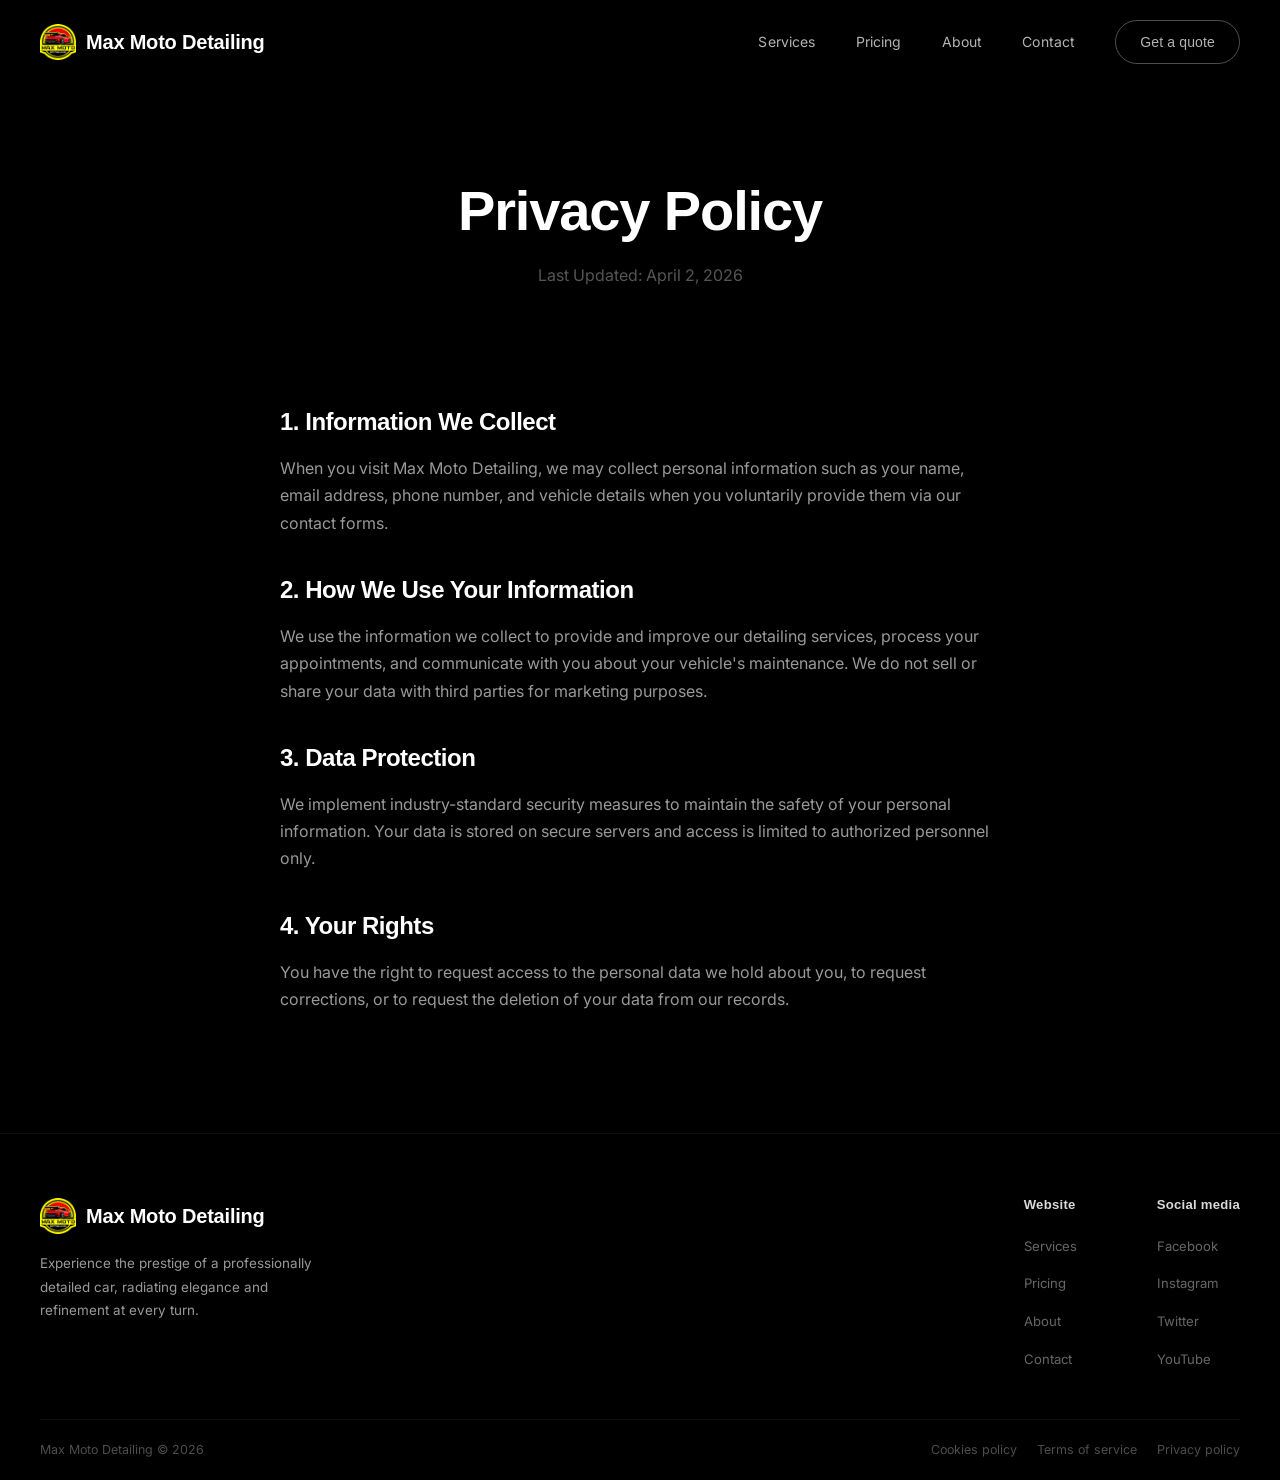
<file: privacy-policy.html>
<!DOCTYPE html>
<html lang="en">

<head>
  <meta charset="UTF-8">
  <meta name="viewport" content="width=device-width, initial-scale=1.0">
  <title>Privacy Policy — Max Moto Detailing</title>
  <link rel="icon" type="image/png" href="images/logo.png">
  <meta name="description" content="Read the Max Moto Detailing Privacy Policy to understand how we protect and manage your data.">

  <!-- SEO & Social Meta Tags -->
  <link rel="canonical" href="https://max-moto.vercel.app/privacy-policy.html">
  <meta property="og:title" content="Privacy Policy — Max Moto Detailing">
  <meta property="og:description" content="Discover how we safeguard your data and respect your privacy.">
  <meta property="og:image" content="https://max-moto.vercel.app/images/logo.png">
  <meta property="og:url" content="https://max-moto.vercel.app/privacy-policy.html">
  <meta property="og:type" content="website">
  <meta name="twitter:card" content="summary_large_image">
  <meta name="twitter:title" content="Privacy Policy — Max Moto Detailing">
  <meta name="twitter:image" content="https://max-moto.vercel.app/images/logo.png">

  <!-- Fonts -->
  <link rel="preconnect" href="https://fonts.googleapis.com">
  <link rel="preconnect" href="https://fonts.gstatic.com" crossorigin>
  <link href="https://fonts.googleapis.com/css2?family=Inter:wght@300;400;500;600;700&display=swap" rel="stylesheet">
  <link href="https://api.fontshare.com/v2/css?f[]=clash-display@400,500,600,700&display=swap" rel="stylesheet">

  <link rel="stylesheet" href="index.css">
  <style>
    .legal-hero {
      padding: 180px 0 80px;
      background: #000;
      text-align: center;
    }
    @media (max-width: 768px) {
      .legal-hero {
        padding: 120px 0 60px;
      }
      .legal-hero h1 {
        font-size: 2.5rem !important;
      }
    }
    .legal-content {
      padding-bottom: 100px;
      line-height: 1.8;
      color: #888;
      max-width: 800px;
      margin: 0 auto;
    }
    .legal-content h2 {
      color: #fff;
      font-family: 'Clash Display', sans-serif;
      margin: 40px 0 20px;
    }
    .legal-content p {
      margin-bottom: 20px;
    }
  </style>
</head>

<body>
  <!-- ===== NAVBAR ===== -->
  <nav class="navbar" id="navbar">
    <div class="container">
      <a href="index.html" class="nav-logo">
        <img src="images/logo.png" alt="Max Moto Detailing Logo">
        Max Moto Detailing
      </a>
      <div class="nav-menu" id="navMenu">
        <a href="index.html#services">Services</a>
        <a href="index.html#pricing">Pricing</a>
        <a href="about.html">About</a>
        <a href="contact.html">Contact</a>
        <a href="contact.html" class="btn-quote">Get a quote</a>
      </div>

      <button class="nav-toggle" id="navToggle" aria-label="Toggle menu">
        <span></span>
        <span></span>
        <span></span>
      </button>
    </div>
  </nav>

  <section class="legal-hero">
    <div class="container">
      <h1 style="font-family: 'Clash Display', sans-serif; font-size: 3.5rem;">Privacy Policy</h1>
      <p style="color: #555; margin-top: 20px;">Last Updated: April 2, 2026</p>
    </div>
  </section>

  <section class="legal-content">
    <div class="container">
      <div class="reveal">
        <h2>1. Information We Collect</h2>
        <p>When you visit Max Moto Detailing, we may collect personal information such as your name, email address, phone number, and vehicle details when you voluntarily provide them via our contact forms.</p>
        
        <h2>2. How We Use Your Information</h2>
        <p>We use the information we collect to provide and improve our detailing services, process your appointments, and communicate with you about your vehicle's maintenance. We do not sell or share your data with third parties for marketing purposes.</p>

        <h2>3. Data Protection</h2>
        <p>We implement industry-standard security measures to maintain the safety of your personal information. Your data is stored on secure servers and access is limited to authorized personnel only.</p>

        <h2>4. Your Rights</h2>
        <p>You have the right to request access to the personal data we hold about you, to request corrections, or to request the deletion of your data from our records.</p>
      </div>
    </div>
  </section>

  <footer class="footer">
    <div class="container">
      <div class="footer-top">
        <div class="footer-brand">
          <a href="index.html" class="nav-logo">
            <img src="images/logo.png" alt="Max Moto Detailing Logo">
            Max Moto Detailing
          </a>
          <p>Experience the prestige of a professionally detailed car, radiating elegance and refinement at every turn.</p>
        </div>
        <div class="footer-links-group">
          <div class="footer-col">
            <h4>Website</h4>
            <ul>
              <li><a href="index.html#services">Services</a></li>
              <li><a href="index.html#pricing">Pricing</a></li>
              <li><a href="about.html">About</a></li>
              <li><a href="contact.html">Contact</a></li>
            </ul>
          </div>
          <div class="footer-col">
            <h4>Social media</h4>
            <ul>
              <li><a href="#">Facebook</a></li>
              <li><a href="#">Instagram</a></li>
              <li><a href="#">Twitter</a></li>
              <li><a href="#">YouTube</a></li>
            </ul>
          </div>
        </div>
      </div>
      <div class="footer-bottom">
        <span class="footer-copyright">Max Moto Detailing &copy; 2026</span>
        <div class="footer-legal">
          <a href="cookies-policy.html">Cookies policy</a>
          <a href="terms-of-service.html">Terms of service</a>
          <a href="privacy-policy.html">Privacy policy</a>
        </div>
      </div>
    </div>
  </footer>

  <script>
    // ===== NAVBAR TOGGLE =====
    const navToggle = document.getElementById('navToggle');
    const navMenu = document.getElementById('navMenu');
    const navbar = document.getElementById('navbar');

    navToggle.addEventListener('click', () => {
      navToggle.classList.toggle('active');
      navMenu.classList.toggle('active');
    });

    window.addEventListener('scroll', () => {
      if (window.scrollY > 50) {
        navbar.classList.add('scrolled');
      } else {
        navbar.classList.remove('scrolled');
      }
    });

    const revealElements = document.querySelectorAll('.reveal');
    const revealObserver = new IntersectionObserver((entries) => {
      entries.forEach(entry => {
        if (entry.isIntersecting) {
          entry.target.classList.add('visible');
        } else {
          entry.target.classList.remove('visible');
        }
      });
    }, { threshold: 0.1 });
    revealElements.forEach(el => revealObserver.observe(el));
  </script>
</body>
</html>
</file>
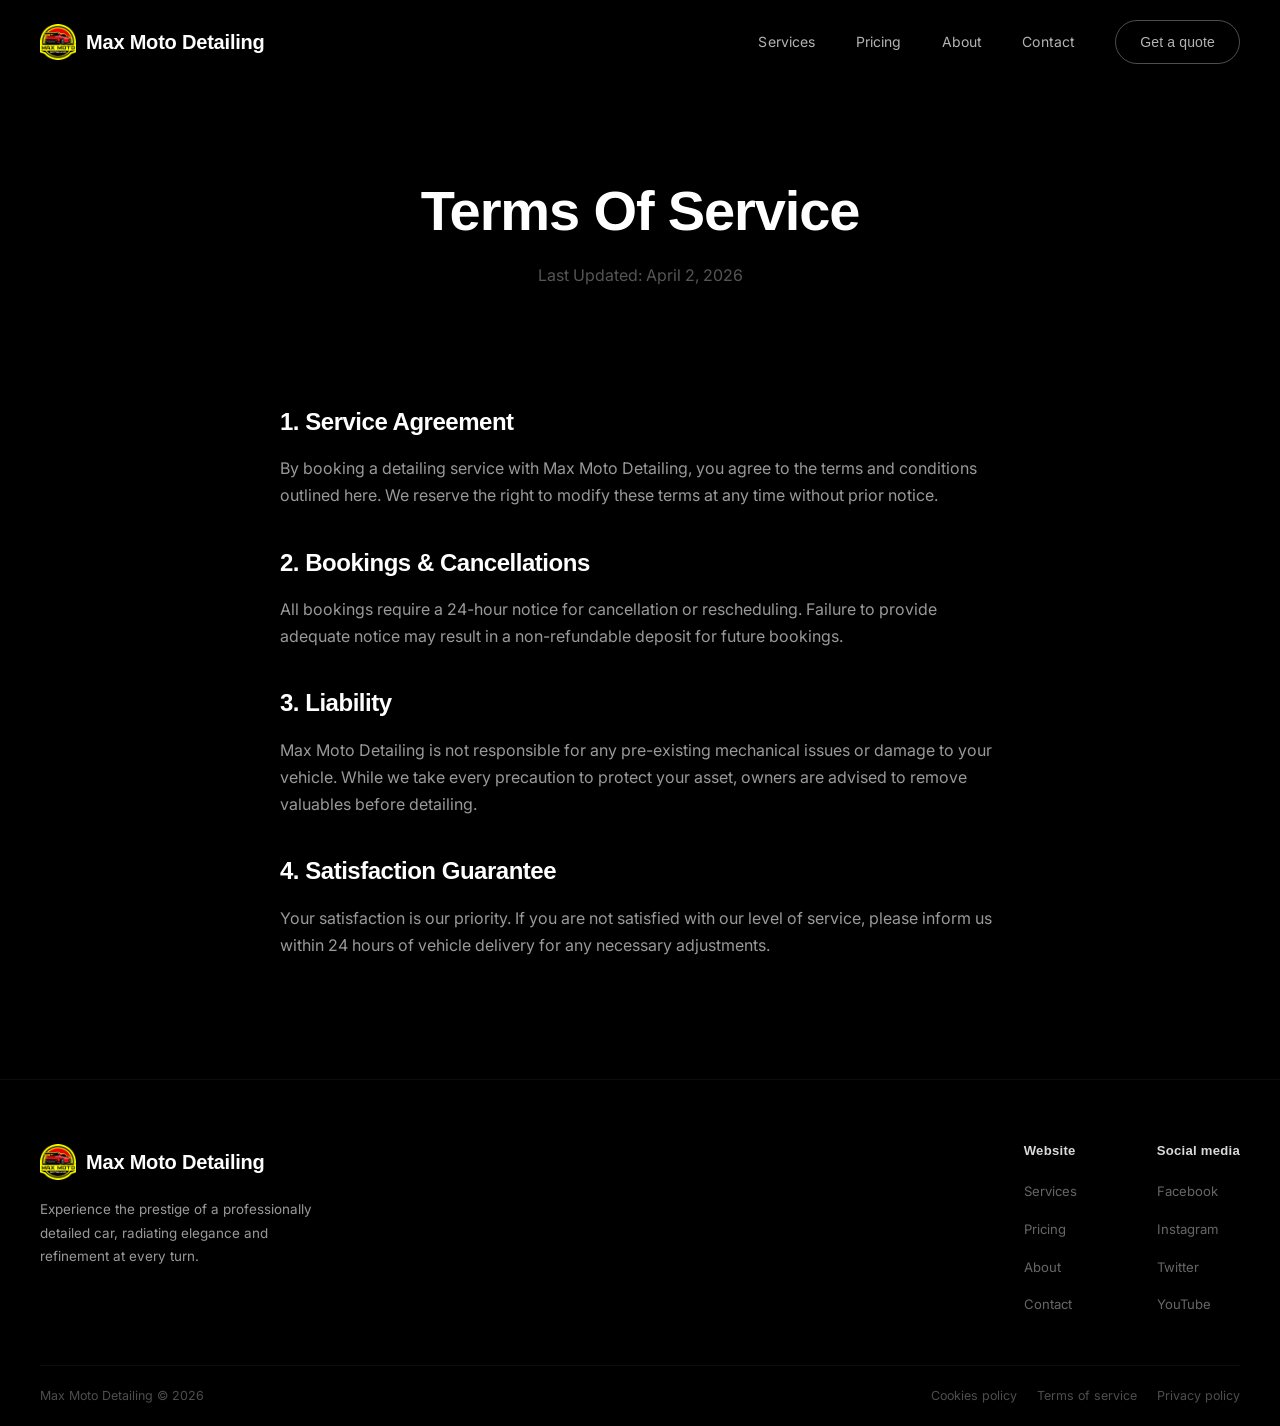
<file: terms-of-service.html>
<!DOCTYPE html>
<html lang="en">

<head>
  <meta charset="UTF-8">
  <meta name="viewport" content="width=device-width, initial-scale=1.0">
  <title>Terms Of Service — Max Moto Detailing</title>
  <link rel="icon" type="image/png" href="images/logo.png">
  <meta name="description" content="View the Terms of Service for Max Moto Detailing and our commitment to professional service.">

  <!-- SEO & Social Meta Tags -->
  <link rel="canonical" href="https://max-moto.vercel.app/terms-of-service.html">
  <meta property="og:title" content="Terms Of Service — Max Moto Detailing">
  <meta property="og:description" content="Understand our terms and the standards of service we provide.">
  <meta property="og:image" content="https://max-moto.vercel.app/images/logo.png">
  <meta property="og:url" content="https://max-moto.vercel.app/terms-of-service.html">
  <meta property="og:type" content="website">
  <meta name="twitter:card" content="summary_large_image">
  <meta name="twitter:title" content="Terms Of Service — Max Moto Detailing">
  <meta name="twitter:image" content="https://max-moto.vercel.app/images/logo.png">

  <!-- Fonts -->
  <link rel="preconnect" href="https://fonts.googleapis.com">
  <link rel="preconnect" href="https://fonts.gstatic.com" crossorigin>
  <link href="https://fonts.googleapis.com/css2?family=Inter:wght@300;400;500;600;700&display=swap" rel="stylesheet">
  <link href="https://api.fontshare.com/v2/css?f[]=clash-display@400,500,600,700&display=swap" rel="stylesheet">

  <link rel="stylesheet" href="index.css">
  <style>
    .legal-hero {
      padding: 180px 0 80px;
      background: #000;
      text-align: center;
    }
    @media (max-width: 768px) {
      .legal-hero {
        padding: 120px 0 60px;
      }
      .legal-hero h1 {
        font-size: 2.5rem !important;
      }
    }
    .legal-content {
      padding-bottom: 100px;
      line-height: 1.8;
      color: #888;
      max-width: 800px;
      margin: 0 auto;
    }
    .legal-content h2 {
      color: #fff;
      font-family: 'Clash Display', sans-serif;
      margin: 40px 0 20px;
    }
    .legal-content p {
      margin-bottom: 20px;
    }
  </style>
</head>

<body>
  <!-- ===== NAVBAR ===== -->
  <nav class="navbar" id="navbar">
    <div class="container">
      <a href="index.html" class="nav-logo">
        <img src="images/logo.png" alt="Max Moto Detailing Logo">
        Max Moto Detailing
      </a>
      <div class="nav-menu" id="navMenu">
        <a href="index.html#services">Services</a>
        <a href="index.html#pricing">Pricing</a>
        <a href="about.html">About</a>
        <a href="contact.html">Contact</a>
        <a href="contact.html" class="btn-quote">Get a quote</a>
      </div>

      <button class="nav-toggle" id="navToggle" aria-label="Toggle menu">
        <span></span>
        <span></span>
        <span></span>
      </button>
    </div>
  </nav>

  <section class="legal-hero">
    <div class="container">
      <h1 style="font-family: 'Clash Display', sans-serif; font-size: 3.5rem;">Terms Of Service</h1>
      <p style="color: #555; margin-top: 20px;">Last Updated: April 2, 2026</p>
    </div>
  </section>

  <section class="legal-content">
    <div class="container">
      <div class="reveal">
        <h2>1. Service Agreement</h2>
        <p>By booking a detailing service with Max Moto Detailing, you agree to the terms and conditions outlined here. We reserve the right to modify these terms at any time without prior notice.</p>
        
        <h2>2. Bookings & Cancellations</h2>
        <p>All bookings require a 24-hour notice for cancellation or rescheduling. Failure to provide adequate notice may result in a non-refundable deposit for future bookings.</p>

        <h2>3. Liability</h2>
        <p>Max Moto Detailing is not responsible for any pre-existing mechanical issues or damage to your vehicle. While we take every precaution to protect your asset, owners are advised to remove valuables before detailing.</p>

        <h2>4. Satisfaction Guarantee</h2>
        <p>Your satisfaction is our priority. If you are not satisfied with our level of service, please inform us within 24 hours of vehicle delivery for any necessary adjustments.</p>
      </div>
    </div>
  </section>

  <footer class="footer">
    <div class="container">
      <div class="footer-top">
        <div class="footer-brand">
          <a href="index.html" class="nav-logo">
            <img src="images/logo.png" alt="Max Moto Detailing Logo">
            Max Moto Detailing
          </a>
          <p>Experience the prestige of a professionally detailed car, radiating elegance and refinement at every turn.</p>
        </div>
        <div class="footer-links-group">
          <div class="footer-col">
            <h4>Website</h4>
            <ul>
              <li><a href="index.html#services">Services</a></li>
              <li><a href="index.html#pricing">Pricing</a></li>
              <li><a href="about.html">About</a></li>
              <li><a href="contact.html">Contact</a></li>
            </ul>
          </div>
          <div class="footer-col">
            <h4>Social media</h4>
            <ul>
              <li><a href="#">Facebook</a></li>
              <li><a href="#">Instagram</a></li>
              <li><a href="#">Twitter</a></li>
              <li><a href="#">YouTube</a></li>
            </ul>
          </div>
        </div>
      </div>
      <div class="footer-bottom">
        <span class="footer-copyright">Max Moto Detailing &copy; 2026</span>
        <div class="footer-legal">
          <a href="cookies-policy.html">Cookies policy</a>
          <a href="terms-of-service.html">Terms of service</a>
          <a href="privacy-policy.html">Privacy policy</a>
        </div>
      </div>
    </div>
  </footer>

  <script>
    // ===== NAVBAR TOGGLE =====
    const navToggle = document.getElementById('navToggle');
    const navMenu = document.getElementById('navMenu');
    const navbar = document.getElementById('navbar');

    navToggle.addEventListener('click', () => {
      navToggle.classList.toggle('active');
      navMenu.classList.toggle('active');
    });

    window.addEventListener('scroll', () => {
      if (window.scrollY > 50) {
        navbar.classList.add('scrolled');
      } else {
        navbar.classList.remove('scrolled');
      }
    });

    const revealElements = document.querySelectorAll('.reveal');
    const revealObserver = new IntersectionObserver((entries) => {
      entries.forEach(entry => {
        if (entry.isIntersecting) {
          entry.target.classList.add('visible');
        } else {
          entry.target.classList.remove('visible');
        }
      });
    }, { threshold: 0.1 });
    revealElements.forEach(el => revealObserver.observe(el));
  </script>
</body>
</html>
</file>
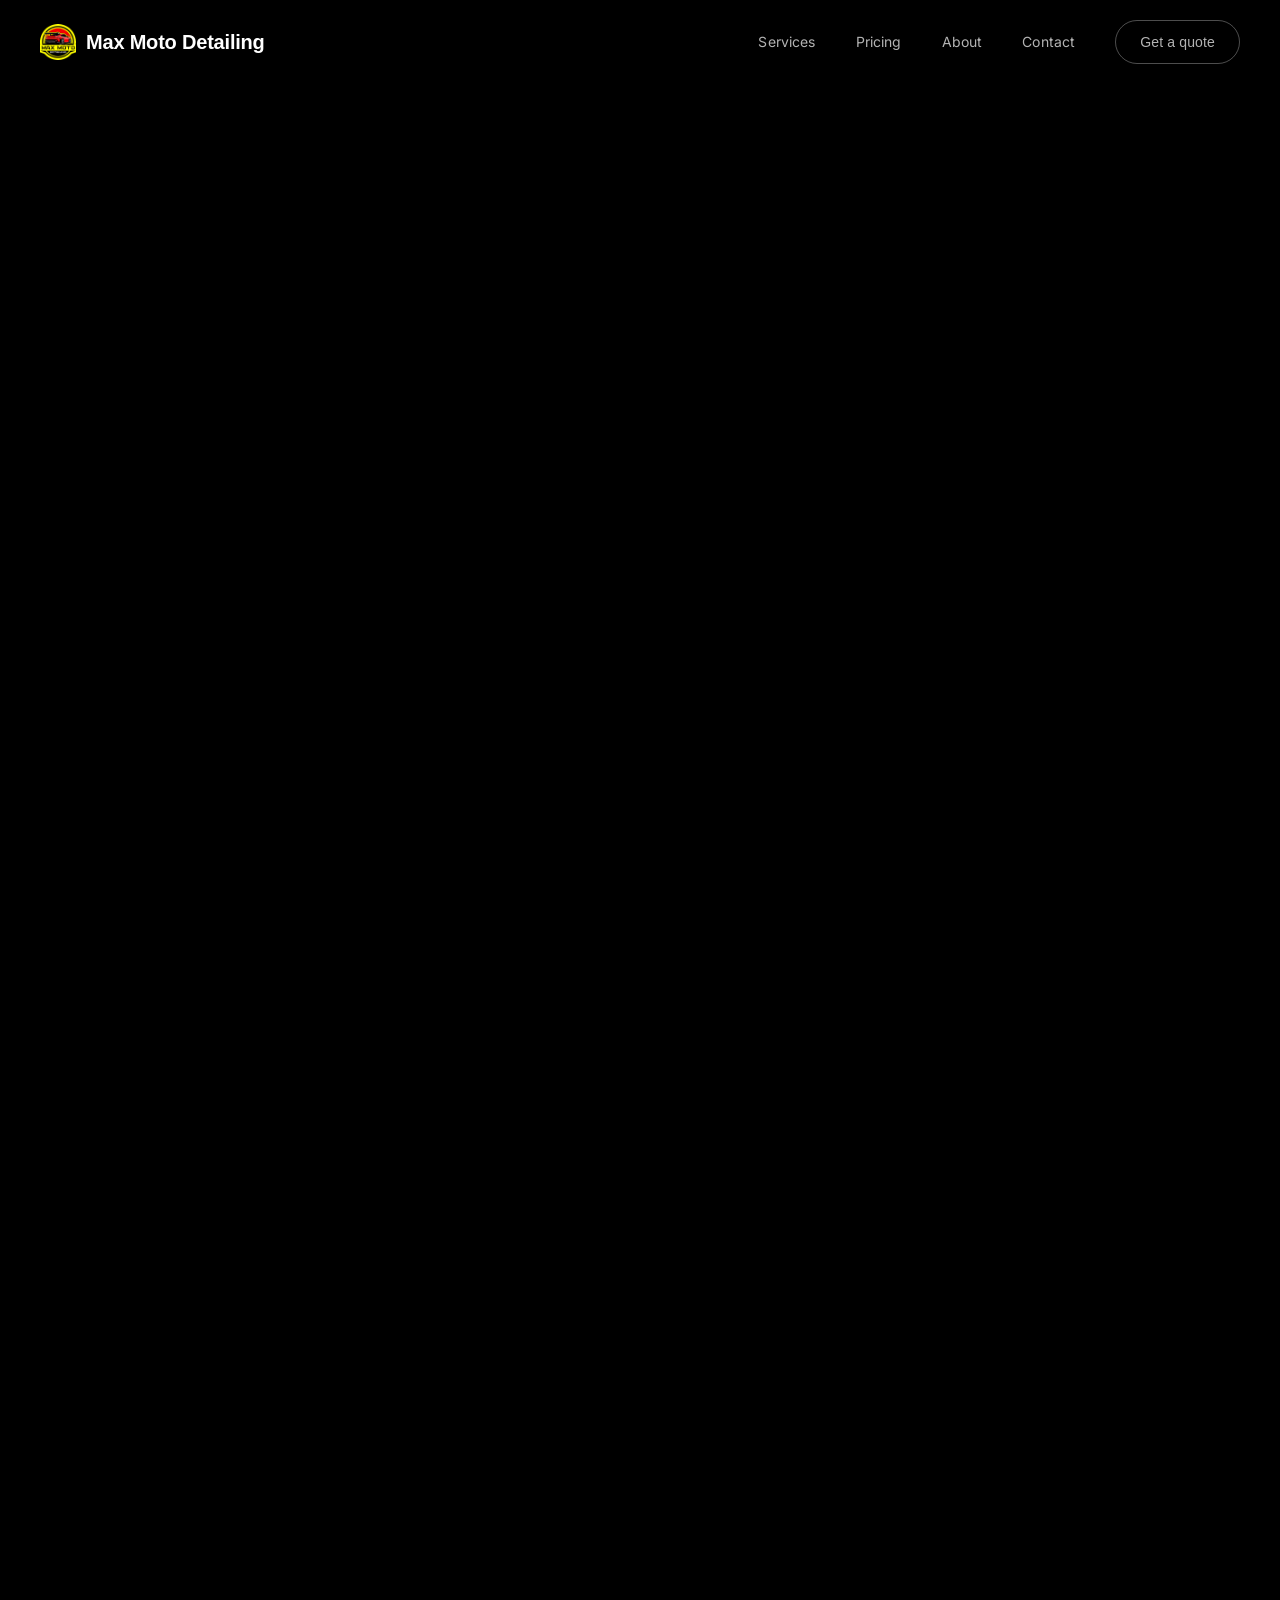
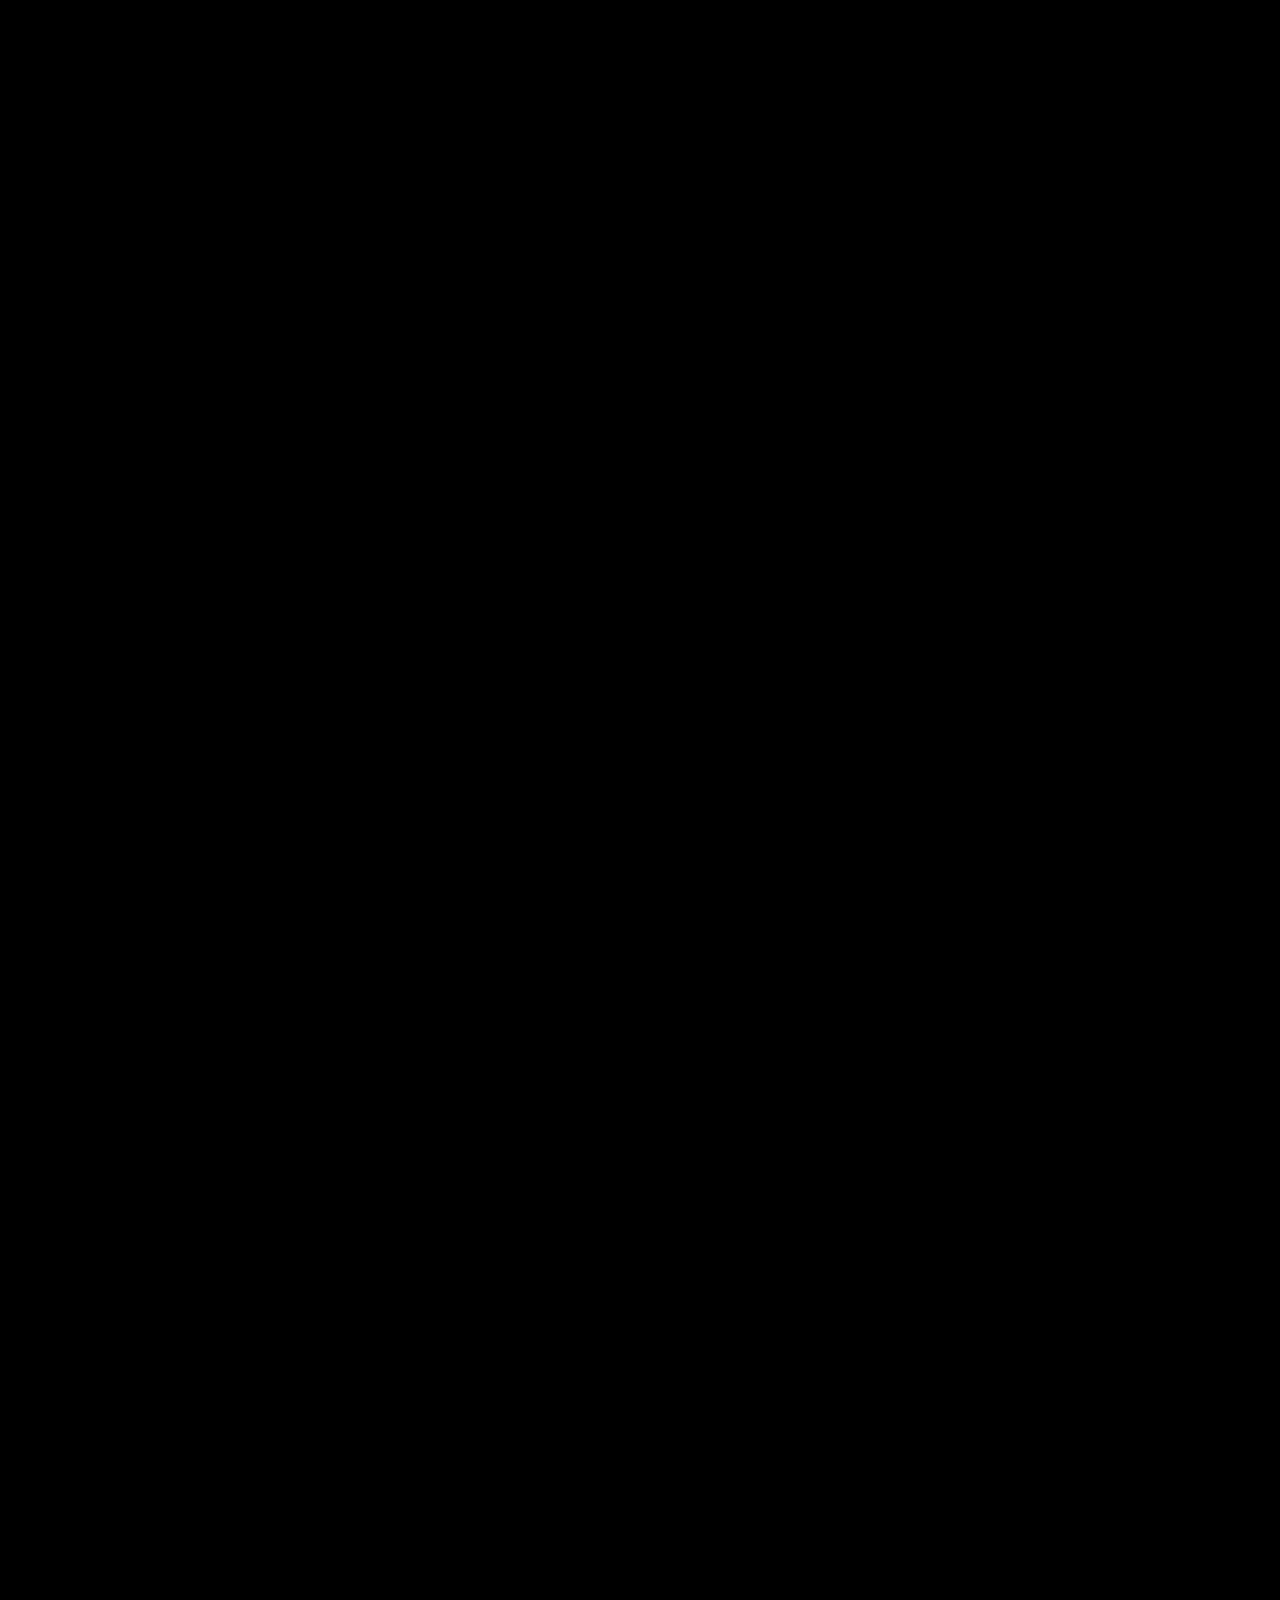
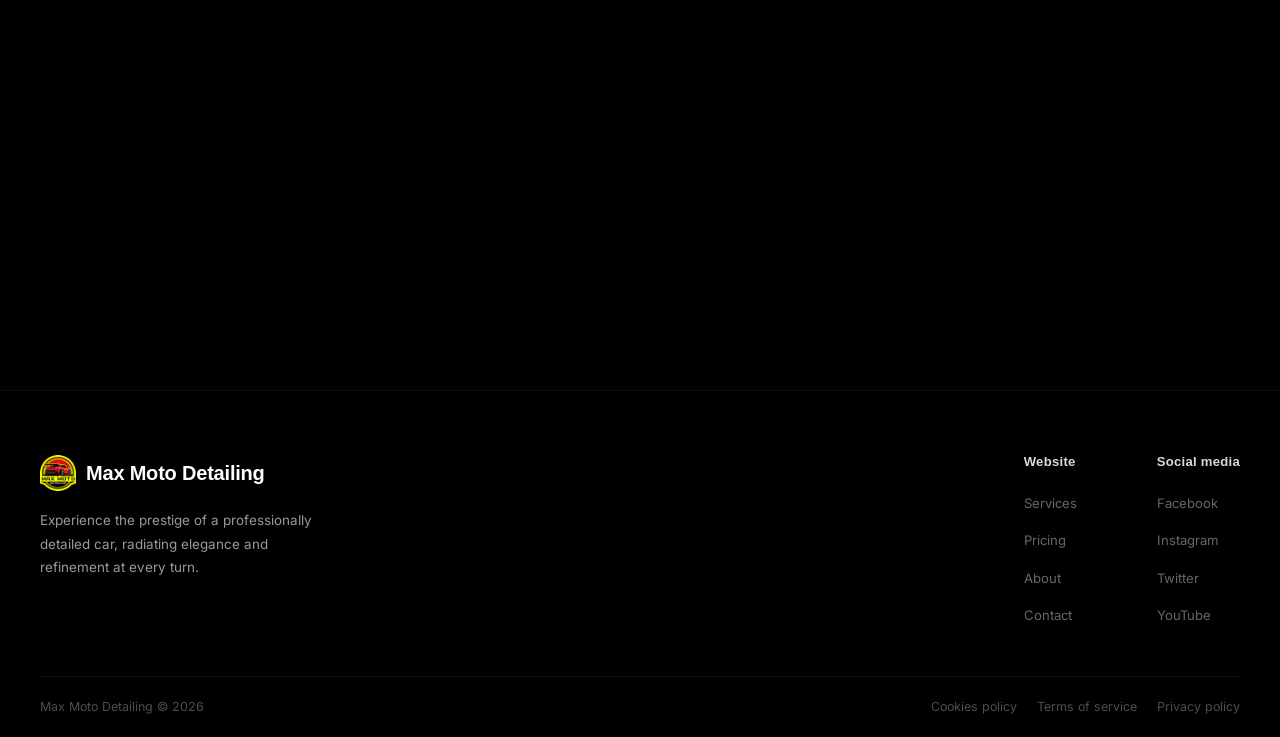
<file: window-tint.html>
<!DOCTYPE html>
<html lang="en">

<head>
  <meta charset="UTF-8">
  <meta name="viewport" content="width=device-width, initial-scale=1.0">
  <title>Window Tint — Max Moto Detailing</title>
  <link rel="icon" type="image/png" href="images/logo.png">
  <meta name="description"
    content="Premium window tinting services offering heat rejection, UV protection, and enhanced privacy for your vehicle.">

  <!-- SEO & Social Meta Tags -->
  <link rel="canonical" href="https://max-moto.vercel.app/window-tint.html">
  <meta property="og:title" content="Window Tint — Max Moto Detailing">
  <meta property="og:description" content="Beat the heat and enhance privacy with our premium Window Tint services.">
  <meta property="og:image" content="https://max-moto.vercel.app/images/logo.png">
  <meta property="og:url" content="https://max-moto.vercel.app/window-tint.html">
  <meta property="og:type" content="article">
  <meta name="twitter:card" content="summary_large_image">
  <meta name="twitter:title" content="Window Tint — Max Moto Detailing">
  <meta name="twitter:image" content="https://max-moto.vercel.app/images/logo.png">


  <!-- Fonts -->
  <link rel="preconnect" href="https://fonts.googleapis.com">
  <link rel="preconnect" href="https://fonts.gstatic.com" crossorigin>
  <link href="https://fonts.googleapis.com/css2?family=Inter:wght@300;400;500;600;700&display=swap" rel="stylesheet">
  <link href="https://api.fontshare.com/v2/css?f[]=clash-display@400,500,600,700&display=swap" rel="stylesheet">

  <link rel="stylesheet" href="index.css?v=2">
  <link rel="stylesheet" href="service-details.css?v=7">
</head>

<body class="service-details-page">

  <!-- ===== NAVBAR ===== -->
  <nav class="navbar" id="navbar">
    <div class="container">
      <a href="index.html" class="nav-logo">
        <img src="images/logo.png" alt="Max Moto Detailing Logo">
        Max Moto Detailing
      </a>

      <div class="nav-menu" id="navMenu">
        <a href="index.html#services">Services</a>
        <a href="index.html#pricing">Pricing</a>
        <a href="about.html">About</a>
        <a href="contact.html">Contact</a>
        <a href="contact.html" class="btn-quote">Get a quote</a>
      </div>

      <button class="nav-toggle" id="navToggle" aria-label="Toggle menu">
        <span></span>
        <span></span>
        <span></span>
      </button>
    </div>
  </nav>

  <!-- ===== HERO: TINT SIMULATOR ===== -->
  <section class="tint-hero">
    <div class="container">
      <div class="tint-hero-text reveal">
        <h1>Window Tint.</h1>
        <p>Select a tint percentage to preview the visual light transmission (VLT).</p>
        <div class="hero-btns-pill" style="margin-top: 30px;">
          <a href="index.html#contact" class="btn-pill btn-pill-black">Schedule your visit</a>
          <a href="tel:+916362760386" class="btn-pill btn-pill-white">Call +91 63627 60386</a>
        </div>
      </div>
      <div class="tint-simulator-wrap reveal">
        <div class="tint-simulator-image-layer"
          style="background-image: url('images/car-sedan.png?v=3'); background-color: #fff;">
        </div>
        <div class="tint-simulator-overlay">
          <!-- 70% VLT -->
          <div class="tint-panel" style="background: rgba(0, 0, 0, 0.3);">
            <div class="tint-label">70% VLT<br><span>(Light)</span></div>
          </div>
          <!-- 50% VLT -->
          <div class="tint-panel" style="background: rgba(0, 0, 0, 0.5);">
            <div class="tint-label">50% VLT<br><span>(Medium)</span></div>
          </div>
          <!-- 35% VLT -->
          <div class="tint-panel" style="background: rgba(0, 0, 0, 0.65);">
            <div class="tint-label">35% VLT<br><span>(Dark)</span></div>
          </div>
          <!-- 15% VLT -->
          <div class="tint-panel" style="background: rgba(0, 0, 0, 0.85);">
            <div class="tint-label">15% VLT<br><span>(Limousine)</span></div>
          </div>
          <!-- 5% VLT -->
          <div class="tint-panel" style="background: rgba(0, 0, 0, 0.95);">
            <div class="tint-label">5% VLT<br><span>(Blackout)</span></div>
          </div>
        </div>
      </div>
  </section>

  <section class="film-options-section">
    <div class="container reveal">
      <h2 class="clash-font" style="text-align: center; font-size: 2.5rem; margin-bottom: 60px;">
        Window Tint Film Options</h2>

      <div class="film-cards-grid">

        <!-- Premium -->
        <div class="film-card">
          <h3>Ceramic Premium</h3>
          <p class="ir-rejection">Up to 99% Infrared Heat Rejection</p>
          <div class="progress-bar-wrap">
            <div class="progress-fill" style="width: 99%;">99%</div>
          </div>
        </div>
        
        <!-- Plus -->
        <div class="film-card">
          <h3>Ceramic Plus</h3>
          <p class="ir-rejection">Up to 93% Infrared Heat Rejection</p>
          <div class="progress-bar-wrap">
            <div class="progress-fill" style="width: 93%;">93%</div>
          </div>
        </div>
        
        <!-- Lite -->
        <div class="film-card">
          <h3>Ceramic Lite</h3>
          <p class="ir-rejection">Up to 60% Infrared Heat Rejection</p>
          <div class="progress-bar-wrap">
            <div class="progress-fill" style="width: 60%;">60%</div>
          </div>
        </div>
        
        <!-- Economy -->
        <div class="film-card">
          <h3>Economy</h3>
          <p class="ir-rejection">Up to 13% Infrared Heat Rejection</p>
          <div class="progress-bar-wrap">
            <div class="progress-fill" style="width: 13%;">13%</div>
          </div>
        </div>

      </div>
    </div>
  </section>

  <!-- ===== SECTION: WINDOW TINT PACKAGES ===== -->
  <section class="tint-packages-section">
    <div class="container reveal">
      <h2 class="clash-font">Window Tint Packages</h2>

      <div class="tint-package-tabs">
        <button class="package-tab active" onclick="setTintHighlight('front', this)">Front Windshield</button>
        <button class="package-tab" onclick="setTintHighlight('sides', this)">Windows</button>
        <button class="package-tab" onclick="setTintHighlight('rear', this)">Rear</button>
        <button class="package-tab" onclick="setTintHighlight('sunroof', this)">Sunroof / Panoramic</button>
      </div>

      <div class="tint-package-image-wrap">
        <img id="tint-package-img" src="images/front-windshield.png" alt="Window Tint Packages Top Down View">
      </div>
    </div>
  </section>

    <script>
      function setTintHighlight(part, btn) {
        // Update active tab
        document.querySelectorAll('.package-tab').forEach(b => b.classList.remove('active'));
        btn.classList.add('active');

        const img = document.getElementById('tint-package-img');

        // fade out
        img.style.opacity = 0.5;

        setTimeout(() => {
          switch (part) {
            case 'front':
              img.src = 'images/front-windshield.png';
              break;
            case 'sides':
              img.src = 'images/windows.png';
              break;
            case 'rear':
              img.src = 'images/rear.png';
              break;
            case 'sunroof':
              img.src = 'images/sunroof.png';
              break;
          }
          // fade in
          img.style.opacity = 1;
        }, 200);
      }
    </script>
  </section>

  <!-- ===== SECTION 1: INTRO ===== 
  <section class="ulgo-panel-section">
    <div class="container">
      <div class="ulgo-panel reveal">
        <div class="ulgo-panel-header">
          <div class="header-left">
            <svg viewBox="0 0 24 24" fill="none" stroke="currentColor" stroke-width="2" class="ulgo-icon"><circle cx="12" cy="12" r="10"></circle><polyline points="12 6 12 12 16 14"></polyline></svg>
            <h2>Window Tinting in Bangalore – Max Moto Detailing</h2>
          </div>
          <div class="header-right"><span class="ulgo-badge">1</span></div>
        </div>
        <div class="ulgo-panel-body">
          <p>Comfort, Privacy & Protection for Your Drive<br>
          You want a cooler, more comfortable ride... but who can you trust?<br>
          On Bangalore roads, harsh sunlight, heat, and harmful UV rays don't just make driving uncomfortable—they can damage your skin, fade your interiors, and strain your car's air conditioning.</p>
          <p>Many car owners turn to <strong>window tinting</strong> for comfort and style, but poor-quality films and careless installation can lead to:</p>
          <ul>
            <li>Bubbles, peeling, and uneven finishes</li>
            <li>Poor heat rejection, leaving interiors hot</li>
            <li>Fading and discoloration over time</li>
            <li>Reduced visibility and safety issues</li>
            <li>Wasted money replacing cheap tints again and again</li>
          </ul>
          <p>At <strong>Max Moto Detailing</strong>, we install only premium-grade window tints with professional precision, ensuring long-lasting comfort, privacy, and style for your car.</p>
        </div>
      </div>
    </div>
  </section>
  -->

  <!-- ===== SECTION 2: 3-COL GRID ===== -->
  <section class="ulgo-features-section">
    <div class="container">
      <div class="ulgo-grid reveal">
        <!-- Col 1 -->
        <div class="ulgo-grid-card">
          <h3>Why Choose Window Tinting?</h3>
          <ul class="ulgo-check-list">
            <li><span class="chk">✓</span> <strong>Heat Rejection</strong> – Keeps interiors cooler and reduces AC load.
            </li>
            <li><span class="chk">✓</span> <strong>UV Protection</strong> – Blocks up to 99% of harmful UV rays.</li>
            <li><span class="chk">✓</span> <strong>Interior Protection</strong> – Prevents fading and cracking of seats
              and dashboard.</li>
            <li><span class="chk">✓</span> <strong>Enhanced Privacy</strong> – Tinted windows keep prying eyes away.
            </li>
            <li><span class="chk">✓</span> <strong>Stylish Look</strong> – Available in multiple shades and finishes.
            </li>
            <li><span class="chk">✓</span> <strong>Improved Driving Comfort</strong> – Reduces glare for safer driving.
            </li>
          </ul>
        </div>
        <!-- Col 2 -->
        <div class="ulgo-grid-card">
          <h3>Types of Window Tints We Offer</h3>
          <ul class="ulgo-check-list">
            <li><span class="chk">✓</span> <strong>Dyed Film</strong> – Affordable, basic tint with style enhancement.
            </li>
            <li><span class="chk">✓</span> <strong>Carbon Film</strong> – Long-lasting tint with better heat rejection.
            </li>
            <li><span class="chk">✓</span> <strong>Ceramic Film</strong> – Premium, high-performance tint with superior
              UV and IR rejection.</li>
            <li><span class="chk">✓</span> <strong>Clear UV Film</strong> – Transparent film that blocks UV without
              changing visibility.</li>
            <li><span class="chk">✓</span> <strong>Legal-Compliant Tints</strong> – Films that comply with Indian RTO
              regulations.</li>
          </ul>
        </div>
        <!-- Col 3 -->
        <div class="ulgo-grid-card">
          <h3>Why Max Moto Detailing?</h3>
          <ul class="ulgo-check-list">
            <li><span class="chk">✓</span> Premium-quality, heat-rejecting films</li>
            <li><span class="chk">✓</span> Certified installers with precision techniques</li>
            <li><span class="chk">✓</span> Options for RTO-compliant tints</li>
            <li><span class="chk">✓</span> Long-lasting warranties for peace of mind</li>
            <li><span class="chk">✓</span> Trusted by Bangalore car owners for professional results</li>
          </ul>
        </div>
      </div>
    </div>
  </section>

  <!-- ===== SECTION 3: WARRANTY ===== -->
  <section class="ulgo-panel-section">
    <div class="container">
      <div class="ulgo-panel reveal">
        <div class="ulgo-panel-header">
          <div class="header-left">
            <svg viewBox="0 0 24 24" fill="none" stroke="currentColor" stroke-width="2" class="ulgo-icon">
              <circle cx="12" cy="12" r="10"></circle>
              <polyline points="12 6 12 12 16 14"></polyline>
            </svg>
            <h2>Warranty & Durability</h2>
          </div>
        </div>
        <div class="ulgo-panel-body">
          <ul>
            <li><strong>Up to 5–10 years warranty</strong> depending on tint type.</li>
            <li>Covers peeling, bubbling, fading, and discoloration.</li>
            <li>Installed by certified professionals for a flawless finish.</li>
          </ul>
        </div>
      </div>
    </div>
  </section>

  <!-- ===== SECTION 4: PRICING ===== -->
  <section class="ulgo-panel-section">
    <div class="container">
      <div class="ulgo-panel reveal">
        <div class="ulgo-panel-header">
          <div class="header-left">
            <svg viewBox="0 0 24 24" fill="none" stroke="currentColor" stroke-width="2" class="ulgo-icon">
              <circle cx="12" cy="12" r="10"></circle>
              <polyline points="12 6 12 12 16 14"></polyline>
            </svg>
            <h2>Price Range (Bangalore)</h2>
          </div>
        </div>
        <div class="ulgo-panel-body">
          <ul>
            <li><strong>Basic Tint (Dyed Film):</strong> ₹5,000 – ₹8,000</li>
            <li><strong>Carbon Tint:</strong> ₹10,000 – ₹18,000</li>
            <li><strong>Ceramic Tint (Premium):</strong> ₹20,000 – ₹40,000</li>
          </ul>
          <p style="opacity: 0.7; font-size: 0.85rem; font-style: italic; margin-top: 10px;">(Final price varies by car
            size, film brand, and chosen package.)</p>
        </div>
      </div>
    </div>
  </section>

  <!-- ===== FOOTER ===== -->
  <footer class="footer">
    <div class="container">
      <div class="footer-top">
        <!-- Brand Column -->
        <div class="footer-brand">
          <a href="index.html" class="nav-logo">
            <img src="images/logo.png" alt="Max Moto Detailing Logo">
            Max Moto Detailing
          </a>
          <p>Experience the prestige of a professionally detailed car, radiating elegance and refinement at every turn.
          </p>
        </div>

        <div class="footer-links-group">
          <!-- Website Links -->
          <div class="footer-col">
            <h4>Website</h4>
            <ul>
              <li><a href="index.html#services">Services</a></li>
              <li><a href="index.html#pricing">Pricing</a></li>
              <li><a href="index.html#about">About</a></li>
              <li><a href="index.html#contact">Contact</a></li>
            </ul>
          </div>

          <!-- Social Media -->
          <div class="footer-col">
            <h4>Social media</h4>
            <ul>
              <li><a href="#">Facebook</a></li>
              <li><a href="#">Instagram</a></li>
              <li><a href="#">Twitter</a></li>
              <li><a href="#">YouTube</a></li>
            </ul>
          </div>
        </div>
      </div>

      <div class="footer-bottom">
        <span class="footer-copyright">Max Moto Detailing &copy; 2026</span>
        <div class="footer-legal">
          <a href="cookies-policy.html">Cookies policy</a>
          <a href="terms-of-service.html">Terms of service</a>
          <a href="privacy-policy.html">Privacy policy</a>
        </div>
      </div>
    </div>
  </footer>

  <script>
    const navbar = document.getElementById('navbar');
    const navToggle = document.getElementById('navToggle');
    const navMenu = document.getElementById('navMenu');

    // ===== NAVBAR SCROLL EFFECT =====
    window.addEventListener('scroll', () => {
      if (window.scrollY > 60) {
        navbar.classList.add('scrolled');
      } else {
        navbar.classList.remove('scrolled');
      }
    });

    // Handle initial scroll state
    if (window.scrollY > 60) navbar.classList.add('scrolled');

    // ===== MOBILE MENU TOGGLE =====
    navToggle.addEventListener('click', () => {
      navToggle.classList.toggle('active');
      navMenu.classList.toggle('active');
    });

    // ===== SMOOTH SCROLL FOR ANCHOR LINKS =====
    document.querySelectorAll('a').forEach(anchor => {
      const href = anchor.getAttribute('href');
      if (href && href.includes('#')) {
        anchor.addEventListener('click', function (e) {
          const parts = href.split('#');
          const hash = parts[1];
          const path = parts[0];
          if (!hash) return;

          const isHomePage = window.location.pathname.endsWith('index.html') || window.location.pathname.endsWith('/') || window.location.pathname === '';
          const targetIsHomeHash = path === '' || path === 'index.html';

          if (isHomePage && targetIsHomeHash) {
            const target = document.getElementById(hash);
            if (target) {
              e.preventDefault();
              navToggle.classList.remove('active');
              navMenu.classList.remove('active');

              const navbarHeight = navbar.offsetHeight;
              const targetPosition = target.getBoundingClientRect().top + window.scrollY - navbarHeight - 20;
              window.scrollTo({
                top: targetPosition,
                behavior: 'smooth'
              });
              window.history.pushState(null, null, '#' + hash);
            }
          }
        });
      }
    });

    // ===== SCROLL REVEAL ANIMATION =====
    const revealElements = document.querySelectorAll('.reveal');
    const revealObserver = new IntersectionObserver((entries) => {
      entries.forEach(entry => {
        if (entry.isIntersecting) {
          entry.target.classList.add('visible');
        } else {
          entry.target.classList.remove('visible');
        }
      });
    }, { threshold: 0.1 });
    revealElements.forEach(el => revealObserver.observe(el));
  </script>

</body>

</html>
</file>
<file: index.css>
/* ===== RESET & BASE ===== */
*,
*::before,
*::after {
  margin: 0;
  padding: 0;
  box-sizing: border-box;
}

html {
  scroll-behavior: smooth;
  font-size: 16px;
  -webkit-font-smoothing: antialiased;
  -moz-osx-font-smoothing: grayscale;
}

body {
  font-family: 'Inter', sans-serif;
  background: #000000;
  color: #ffffff;
  overflow-x: hidden;
  line-height: 1.6;
}

a {
  text-decoration: none;
  color: inherit;
  transition: opacity 0.3s ease;
}

a:hover {
  opacity: 0.8;
}

img {
  max-width: 100%;
  display: block;
}

ul {
  list-style: none;
}

/* ===== TYPOGRAPHY ===== */
h1,
h2,
h3,
h4,
h5,
h6 {
  font-family: 'Clash Display', sans-serif;
  font-weight: 600;
  line-height: 1.1;
  letter-spacing: -0.02em;
}

p {
  color: rgba(255, 255, 255, 0.6);
  font-weight: 400;
  line-height: 1.7;
}

/* ===== UTILITY ===== */
.container {
  max-width: 1320px;
  margin: 0 auto;
  padding: 0 40px;
}

/* ===== NAVBAR ===== */
.navbar {
  position: fixed;
  top: 0;
  left: 0;
  width: 100%;
  z-index: 1000;
  padding: 20px 0;
  transition: all 0.4s cubic-bezier(0.4, 0, 0.2, 1);
  background: transparent;
}

.navbar.scrolled {
  background: rgba(0, 0, 0, 0.7);
  backdrop-filter: blur(20px);
  -webkit-backdrop-filter: blur(20px);
  border-bottom: 1px solid rgba(255, 255, 255, 0.05);
  padding: 14px 0;
}

.navbar .container {
  display: flex;
  align-items: center;
  justify-content: space-between;
}

.nav-logo {
  font-family: 'Clash Display', sans-serif;
  font-size: 1.25rem;
  font-weight: 600;
  color: #ffffff;
  letter-spacing: -0.01em;
  display: flex;
  align-items: center;
  gap: 10px;
}

.nav-logo img {
  height: 36px;
  width: auto;
  object-fit: contain;
}

.nav-menu {
  display: flex;
  align-items: center;
  gap: 40px;
}

.nav-menu a {
  font-size: 0.875rem;
  font-weight: 400;
  color: rgba(255, 255, 255, 0.7);
  transition: color 0.3s ease;
  letter-spacing: 0.01em;
}

.nav-menu a:hover {
  color: #ffffff;
  opacity: 1;
}

.btn-quote {
  font-family: 'Clash Display', sans-serif;
  font-size: 0.85rem;
  font-weight: 500;
  color: #ffffff;
  border: 1px solid rgba(255, 255, 255, 0.3);
  padding: 10px 24px;
  border-radius: 100px;
  transition: all 0.4s cubic-bezier(0.4, 0, 0.2, 1);
  cursor: pointer;
  background: transparent;
  letter-spacing: 0.01em;
}

.nav-menu a.btn-quote:hover {
  background: #ffffff;
  color: #000000 !important;
  border-color: #ffffff;
  opacity: 1;
  box-shadow: 0 0 30px rgba(255, 255, 255, 0.15);
}

/* Mobile menu toggle */
.nav-toggle {
  display: none;
  flex-direction: column;
  gap: 5px;
  cursor: pointer;
  z-index: 1001;
  background: none;
  border: none;
  padding: 4px;
}

.nav-toggle span {
  display: block;
  width: 24px;
  height: 2px;
  background: #ffffff;
  transition: all 0.3s ease;
  border-radius: 2px;
}

.nav-toggle.active span:nth-child(1) {
  transform: rotate(45deg) translate(5px, 5px);
}

.nav-toggle.active span:nth-child(2) {
  opacity: 0;
}

.nav-toggle.active span:nth-child(3) {
  transform: rotate(-45deg) translate(5px, -5px);
}

/* ===== HERO SECTION ===== */
.hero {
  min-height: 100vh;
  display: flex;
  flex-direction: column;
  align-items: center;
  justify-content: center;
  text-align: center;
  padding: 120px 40px 40px;
  position: relative;
  overflow: hidden;
}

.hero::before {
  content: '';
  position: absolute;
  top: -100px;
  left: 50%;
  transform: translateX(-50%);
  width: 1000px;
  height: 1000px;
  background: radial-gradient(circle, rgba(255, 255, 255, 0.04) 0%, transparent 65%);
  pointer-events: none;
}

.hero-content {
  position: relative;
  z-index: 10;
  max-width: 900px;
}

.hero h1 {
  font-size: clamp(3rem, 7vw, 5.5rem);
  font-weight: 600;
  letter-spacing: -0.03em;
  margin-bottom: 20px;
  background: linear-gradient(180deg, #ffffff 0%, rgba(255, 255, 255, 0.65) 100%);
  -webkit-background-clip: text;
  -webkit-text-fill-color: transparent;
  background-clip: text;
}

.hero p {
  font-size: clamp(0.9rem, 1.4vw, 1.05rem);
  max-width: 520px;
  margin: 0 auto 36px;
  color: rgba(255, 255, 255, 0.45);
  line-height: 1.7;
}

/* Hero CTA - Base */
.btn-connect {
  font-family: 'Clash Display', sans-serif;
  display: inline-flex;
  align-items: center;
  gap: 8px;
  font-size: 0.9rem;
  font-weight: 500;
  color: #ffffff;
  border: 1px solid rgba(255, 255, 255, 0.15);
  padding: 13px 30px;
  border-radius: 100px;
  transition: all 0.4s cubic-bezier(0.4, 0, 0.2, 1);
  cursor: pointer;
  background: transparent;
  width: fit-content;
}

.btn-connect:hover {
  background: #ffffff;
  color: #000000;
  border-color: #ffffff;
  transform: translateY(-3px);
  box-shadow: 0 10px 20px rgba(255, 255, 255, 0.1);
}

/* Primary Variant */
.btn-connect.btn-primary {
  background: #ffffff;
  color: #000000;
  border: none;
  font-weight: 600;
}

.btn-connect.btn-primary:hover {
  background: rgba(255, 255, 255, 0.9);
  color: #000000;
  transform: translateY(-3px);
}

/* Secondary/Ghost Variant */
.btn-connect.secondary {
  border: 1px solid rgba(255, 255, 255, 0.15);
  color: rgba(255, 255, 255, 0.7);
}

.btn-connect.secondary:hover {
  background: rgba(255, 255, 255, 0.05);
  border-color: rgba(255, 255, 255, 0.3);
  color: #ffffff;
  transform: translateY(-3px);
}

.hero-btns {
  display: flex;
  justify-content: center;
  gap: 16px;
  margin-top: 10px;
}

@media (max-width: 480px) {
  .hero-btns {
    flex-direction: row;
    justify-content: center;
    gap: 10px;
    width: 100%;
    max-width: 100%;
  }

  .hero-btns .btn-connect {
    padding: 12px 14px;
    font-size: 0.8rem;
    min-width: fit-content;
    white-space: nowrap;
  }
}

.hero-image-wrapper {
  position: relative;
  margin-top: -80px;
  width: 100%;
  max-width: 1100px;
  z-index: 2;
}

.hero-image-wrapper img {
  width: 100%;
  height: auto;
  object-fit: contain;
}

.hero-glow {
  position: absolute;
  bottom: -80px;
  left: 50%;
  transform: translateX(-50%);
  width: 90%;
  height: 250px;
  background: radial-gradient(ellipse at center, rgba(255, 255, 255, 0.06) 0%, transparent 65%);
  pointer-events: none;
}

/* ===== SECTION: SERVICES (REF SITE STYLE) ===== */
.services {
  padding: 100px 0;
  background: #000000;
}

.services-outer-container {
  background: #0b0b0b;
  border-radius: 40px;
  padding: 80px 60px;
  border: 1px solid rgba(255, 255, 255, 0.05);
}

.services-header-new {
  display: flex;
  justify-content: space-between;
  align-items: center;
  margin-bottom: 50px;
}

.services-header-new h2 {
  font-size: 3.5rem;
  color: #ffffff;
  font-weight: 300;
  letter-spacing: -0.02em;
}

.services-header-new h2 .bold {
  font-weight: 700;
}

.services-grid-new {
  display: grid;
  grid-template-columns: repeat(2, 1fr);
  gap: 24px;
}

.service-card-new {
  position: relative;
  height: 500px;
  border-radius: 32px;
  overflow: hidden;
  display: block;
  text-decoration: none;
  cursor: pointer;
  transition: all 0.5s cubic-bezier(0.4, 0, 0.2, 1);
}

.card-bg-image {
  position: absolute;
  inset: 0;
  z-index: 0;
}

.card-bg-image img {
  width: 100%;
  height: 100%;
  object-fit: cover;
  transition: transform 0.6s cubic-bezier(0.4, 0, 0.2, 1);
}

.card-overlay {
  position: absolute;
  inset: 0;
  background: rgba(0, 0, 0, 0.5);
  transition: background 0.4s ease;
  z-index: 1;
}

.service-card-new:hover .card-overlay {
  background: rgba(0, 0, 0, 0.15);
}

.service-card-new:hover .card-bg-image img {
  transform: scale(1.05);
}

.card-info-new {
  position: absolute;
  bottom: 30px;
  left: 30px;
  right: 30px;
  z-index: 2;
  display: flex;
  align-items: center;
  gap: 15px;
}

.card-info-new h3 {
  font-size: 1.5rem;
  font-weight: 600;
  color: #ffffff;
  margin: 0;
  text-shadow: 0 2px 10px rgba(0, 0, 0, 0.3);
}

.card-arrow-icon {
  width: 48px;
  height: 48px;
  border-radius: 50%;
  background: #ffffff;
  display: flex;
  align-items: center;
  justify-content: center;
  color: #000000;
  transition: all 0.4s cubic-bezier(0.4, 0, 0.2, 1);
  box-shadow: 0 4px 15px rgba(0, 0, 0, 0.2);
}

.card-arrow-icon svg {
  width: 20px;
  height: 20px;
}

.service-card-new:hover .card-arrow-icon {
  transform: rotate(45deg);
  background: #000000;
  color: #ffffff;
}

@media (max-width: 1024px) {
  .services-outer-container {
    padding: 60px 40px;
  }
  
  .services-header-new h2 {
    font-size: 2.8rem;
  }
}

@media (max-width: 768px) {
  .services-grid-new {
    grid-template-columns: repeat(2, 1fr);
    gap: 12px;
  }
  
  .services-header-new {
    justify-content: center;
    margin-bottom: 30px;
  }

  .services-outer-container {
    padding: 40px 20px;
    border-radius: 24px;
  }

  .service-card-new {
    height: 240px;
  }

  .card-info-new {
    left: 15px;
    right: 15px;
    bottom: 15px;
    gap: 8px;
  }

  .card-info-new h3 {
    font-size: 1rem;
  }

  .card-arrow-icon {
    width: 32px;
    height: 32px;
  }

  .card-arrow-icon svg {
    width: 14px;
    height: 14px;
  }

  .services-header-new h2 {
    font-size: 2.2rem;
    text-align: center;
  }
}

/* ===== SECTION: VIDEO SHOWCASE ===== */
.video-showcase {
  padding: 40px 0 80px;
}

.video-card {
  position: relative;
  width: 100%;
  border-radius: 16px;
  overflow: hidden;
  cursor: pointer;
  aspect-ratio: 16 / 8;
}

.video-card img {
  width: 100%;
  height: 100%;
  object-fit: cover;
  transition: transform 0.8s cubic-bezier(0.4, 0, 0.2, 1);
}

.video-card:hover img {
  transform: scale(1.03);
}

.video-overlay {
  position: absolute;
  inset: 0;
  background: linear-gradient(180deg, rgba(0, 0, 0, 0.15) 0%, rgba(0, 0, 0, 0.55) 100%);
  display: flex;
  flex-direction: column;
  align-items: center;
  justify-content: center;
  gap: 14px;
  transition: background 0.4s ease;
}

.video-card:hover .video-overlay {
  background: linear-gradient(180deg, rgba(0, 0, 0, 0.08) 0%, rgba(0, 0, 0, 0.45) 100%);
}

.play-btn {
  width: 64px;
  height: 64px;
  border-radius: 50%;
  border: 1.5px solid rgba(255, 255, 255, 0.35);
  display: flex;
  align-items: center;
  justify-content: center;
  background: rgba(255, 255, 255, 0.06);
  backdrop-filter: blur(10px);
  transition: all 0.4s ease;
}

.play-btn svg {
  width: 22px;
  height: 22px;
  fill: #ffffff;
  margin-left: 3px;
}

.video-card:hover .play-btn {
  background: rgba(255, 255, 255, 0.12);
  border-color: rgba(255, 255, 255, 0.5);
  transform: scale(1.05);
}

.video-overlay span {
  font-size: 0.8rem;
  font-weight: 400;
  color: rgba(255, 255, 255, 0.6);
  letter-spacing: 0.03em;
}

/* Glass reflection line */
.video-card::after {
  content: '';
  position: absolute;
  bottom: 0;
  left: 0;
  width: 100%;
  height: 40%;
  background: linear-gradient(180deg, transparent 0%, rgba(255, 255, 255, 0.015) 100%);
  pointer-events: none;
}

/* ===== SECTION: FEATURES ===== */
.features {
  padding: 80px 0 40px;
}

.features-wrapper {
  display: grid;
  grid-template-columns: 1fr 1px 1fr;
  gap: 48px;
  align-items: start;
}

.features-left h2 {
  font-size: clamp(1.9rem, 3.2vw, 2.6rem);
  font-weight: 600;
  letter-spacing: -0.03em;
  margin-bottom: 32px;
  max-width: 360px;
  background: linear-gradient(180deg, #ffffff 0%, rgba(255, 255, 255, 0.7) 100%);
  -webkit-background-clip: text;
  -webkit-text-fill-color: transparent;
  background-clip: text;
}

.features-left-image {
  width: 100%;
  border-radius: 14px;
  overflow: hidden;
}

.features-left-image img {
  width: 100%;
  height: 300px;
  object-fit: cover;
  transition: transform 0.6s ease;
}

.features-left-image:hover img {
  transform: scale(1.03);
}

.features-divider {
  width: 1px;
  height: 100%;
  min-height: 440px;
  background: linear-gradient(180deg, transparent 0%, rgba(255, 255, 255, 0.08) 25%, rgba(255, 255, 255, 0.08) 75%, transparent 100%);
}

.features-right {
  display: flex;
  flex-direction: column;
  gap: 40px;
  padding-top: 8px;
}

.feature-item {
  display: flex;
  gap: 18px;
  align-items: flex-start;
}

.feature-icon {
  flex-shrink: 0;
  width: 42px;
  height: 42px;
  border-radius: 11px;
  background: linear-gradient(135deg, rgba(255, 255, 255, 0.07) 0%, rgba(255, 255, 255, 0.025) 100%);
  border: 1px solid rgba(255, 255, 255, 0.07);
  display: flex;
  align-items: center;
  justify-content: center;
}

.feature-icon svg {
  width: 18px;
  height: 18px;
  stroke: rgba(255, 255, 255, 0.6);
  fill: none;
  stroke-width: 1.5;
}

.feature-text h3 {
  font-size: 1rem;
  font-weight: 600;
  margin-bottom: 6px;
  letter-spacing: -0.01em;
}

.feature-text p {
  font-size: 0.84rem;
  line-height: 1.65;
}

.features-cta {
  margin-top: 12px;
  display: inline-flex;
  align-items: center;
  gap: 8px;
  font-family: 'Clash Display', sans-serif;
  font-size: 0.85rem;
  font-weight: 500;
  color: rgba(255, 255, 255, 0.6);
  transition: all 0.3s ease;
}

.features-cta:hover {
  color: #ffffff;
  gap: 12px;
  opacity: 1;
}

/* ===== SECTION: CTA BANNER ===== */
.cta-banner {
  padding: 40px 0 80px;
}

.cta-card {
  display: grid;
  grid-template-columns: 1fr 1fr;
  align-items: center;
  background: linear-gradient(135deg, rgba(255, 255, 255, 0.035) 0%, rgba(255, 255, 255, 0.008) 100%);
  border: 1px solid rgba(255, 255, 255, 0.06);
  border-radius: 20px;
  overflow: hidden;
  position: relative;
}

.cta-card::before {
  content: '';
  position: absolute;
  top: -200px;
  left: -200px;
  width: 500px;
  height: 500px;
  background: radial-gradient(circle, rgba(255, 255, 255, 0.025) 0%, transparent 70%);
  pointer-events: none;
}

.cta-content {
  padding: 52px 48px;
  position: relative;
  z-index: 2;
}

.cta-content h2 {
  font-size: clamp(1.7rem, 2.8vw, 2.3rem);
  font-weight: 600;
  letter-spacing: -0.03em;
  margin-bottom: 16px;
  max-width: 360px;
  background: linear-gradient(180deg, #ffffff 0%, rgba(255, 255, 255, 0.7) 100%);
  -webkit-background-clip: text;
  -webkit-text-fill-color: transparent;
  background-clip: text;
}

.cta-content p {
  font-size: 0.9rem;
  max-width: 360px;
  margin-bottom: 28px;
  line-height: 1.75;
}

.cta-image {
  height: 100%;
  min-height: 360px;
  overflow: hidden;
}

.cta-image img {
  width: 100%;
  height: 100%;
  object-fit: cover;
  transition: transform 0.8s cubic-bezier(0.4, 0, 0.2, 1);
}

.cta-card:hover .cta-image img {
  transform: scale(1.03);
}

/* ===== SECTION: PRICING ===== */
.pricing-section {
  padding: 100px 0;
  position: relative;
}

.pricing-section .section-header {
  text-align: center;
  margin-bottom: 64px;
}

.pricing-section .section-header h2 {
  font-size: clamp(2.2rem, 4.5vw, 3.5rem);
  font-weight: 600;
  letter-spacing: -0.03em;
  margin-top: 12px;
  background: linear-gradient(180deg, #ffffff 0%, rgba(255, 255, 255, 0.7) 100%);
  -webkit-background-clip: text;
  -webkit-text-fill-color: transparent;
  background-clip: text;
}

.pricing-grid {
  display: grid;
  grid-template-columns: repeat(3, 1fr);
  gap: 32px;
}

.pricing-card {
  background: linear-gradient(180deg, rgba(255, 255, 255, 0.03) 0%, rgba(255, 255, 255, 0.01) 100%);
  border: 1px solid rgba(255, 255, 255, 0.05);
  border-radius: 24px;
  padding: 48px 40px;
  display: flex;
  flex-direction: column;
  transition: all 0.4s cubic-bezier(0.4, 0, 0.2, 1);
  position: relative;
}

.pricing-card:hover {
  transform: translateY(-8px);
  border-color: rgba(255, 255, 255, 0.15);
  background: linear-gradient(180deg, rgba(255, 255, 255, 0.05) 0%, rgba(255, 255, 255, 0.015) 100%);
}

.pricing-card.popular {
  background: linear-gradient(180deg, rgba(255, 255, 255, 0.06) 0%, rgba(255, 255, 255, 0.01) 100%);
  border: 1px solid rgba(255, 255, 255, 0.12);
  box-shadow: 0 20px 40px rgba(0, 0, 0, 0.4);
}

.popular-badge {
  position: absolute;
  top: -14px;
  left: 50%;
  transform: translateX(-50%);
  background: #ffffff;
  color: #000000;
  padding: 6px 16px;
  border-radius: 20px;
  font-size: 0.75rem;
  font-weight: 700;
  text-transform: uppercase;
  letter-spacing: 0.05em;
}

.plan-type {
  font-family: 'Clash Display', sans-serif;
  font-size: 1.25rem;
  font-weight: 600;
  color: #ffffff;
  margin-bottom: 12px;
}

.plan-price {
  font-family: 'Clash Display', sans-serif;
  font-size: 2.5rem;
  font-weight: 700;
  color: #ffffff;
  margin-bottom: 32px;
}

.plan-price span {
  font-size: 0.9rem;
  font-weight: 400;
  color: rgba(255, 255, 255, 0.4);
  margin-left: 4px;
}

.plan-features {
  list-style: none;
  padding: 0;
  margin: 0 0 40px 0;
  display: flex;
  flex-direction: column;
  gap: 16px;
}

.plan-features li {
  font-size: 0.9rem;
  color: rgba(255, 255, 255, 0.6);
  padding-left: 28px;
  position: relative;
  line-height: 1.5;
}

.plan-features li::before {
  content: '';
  position: absolute;
  left: 0;
  top: 6px;
  width: 14px;
  height: 14px;
  background-image: url("data:image/svg+xml,%3Csvg xmlns='http://www.w3.org/2000/svg' fill='none' viewBox='0 0 24 24' stroke='rgba(255,255,255,0.7)' stroke-width='2.5'%3E%3Cpath stroke-linecap='round' stroke-linejoin='round' d='M5 13l4 4L19 7' /%3E%3C/svg%3E");
  background-size: contain;
  background-repeat: no-repeat;
}

.btn-plan {
  margin-top: auto;
  display: block;
  text-align: center;
  padding: 16px;
  border-radius: 12px;
  border: 1px solid rgba(255, 255, 255, 0.1);
  color: #ffffff;
  text-decoration: none;
  font-size: 0.95rem;
  font-weight: 600;
  transition: all 0.3s ease;
}

.btn-plan:hover {
  background: rgba(255, 255, 255, 0.05);
  border-color: rgba(255, 255, 255, 0.2);
}

.btn-plan.primary {
  background: #ffffff;
  color: #000000;
  border: none;
}

.btn-plan.primary:hover {
  background: #f0f0f0;
  transform: scale(1.02);
}

/* ===== SECTION: CONTACT ===== */
.contact-section {
  padding: 40px 0 80px;
}

.contact-header {
  margin-bottom: 40px;
}

.contact-header .label {
  font-size: 0.75rem;
  font-weight: 400;
  color: rgba(255, 255, 255, 0.35);
  letter-spacing: 0.06em;
  text-transform: uppercase;
}

.contact-header h2 {
  font-size: clamp(2.2rem, 4.5vw, 3.5rem);
  font-weight: 600;
  letter-spacing: -0.03em;
  margin-top: 12px;
  background: linear-gradient(180deg, #ffffff 0%, rgba(255, 255, 255, 0.7) 100%);
  -webkit-background-clip: text;
  -webkit-text-fill-color: transparent;
  background-clip: text;
}

.contact-wrapper {
  display: grid;
  grid-template-columns: 1fr 1.3fr;
  gap: 60px;
  align-items: start;
}

.contact-info {
  display: flex;
  flex-direction: column;
  gap: 32px;
  padding-top: 8px;
}

.contact-item {
  display: flex;
  gap: 16px;
  align-items: flex-start;
}

.contact-icon {
  flex-shrink: 0;
  width: 44px;
  height: 44px;
  border-radius: 12px;
  background: linear-gradient(135deg, rgba(255, 255, 255, 0.07) 0%, rgba(255, 255, 255, 0.025) 100%);
  border: 1px solid rgba(255, 255, 255, 0.07);
  display: flex;
  align-items: center;
  justify-content: center;
}

.contact-icon svg {
  width: 20px;
  height: 20px;
  stroke: rgba(255, 255, 255, 0.6);
  fill: none;
  stroke-width: 1.5;
}

.contact-icon.whatsapp svg {
  stroke: none;
  fill: #25D366;
  width: 22px;
  height: 22px;
}

.contact-details h4 {
  font-size: 0.95rem;
  font-weight: 600;
  margin-bottom: 4px;
  color: rgba(255, 255, 255, 0.9);
}

.contact-details a {
  display: block;
  text-decoration: none;
}

.contact-details a:hover h4 {
  color: #ffffff;
}

.contact-details a span,
.contact-details p {
  font-size: 0.85rem;
  color: rgba(255, 255, 255, 0.45);
  transition: color 0.3s ease;
  line-height: 1.5;
}

.contact-details a:hover span {
  color: rgba(255, 255, 255, 0.7);
}


/* Contact Form */
.contact-form-wrapper {
  background: linear-gradient(180deg, rgba(255, 255, 255, 0.035) 0%, rgba(255, 255, 255, 0.008) 100%);
  border: 1px solid rgba(255, 255, 255, 0.06);
  border-radius: 16px;
  padding: 36px;
}

.form-row {
  display: grid;
  grid-template-columns: 1fr 1fr;
  gap: 16px;
  margin-bottom: 16px;
}

.form-group {
  display: flex;
  flex-direction: column;
  gap: 6px;
  margin-bottom: 16px;
}

.form-row .form-group {
  margin-bottom: 0;
}

.form-group label {
  font-family: 'Clash Display', sans-serif;
  font-size: 0.78rem;
  font-weight: 500;
  color: rgba(255, 255, 255, 0.5);
  letter-spacing: 0.02em;
}

.form-group input,
.form-group select,
.form-group textarea {
  font-family: 'Inter', sans-serif;
  font-size: 0.88rem;
  color: #ffffff;
  background: rgba(255, 255, 255, 0.04);
  border: 1px solid rgba(255, 255, 255, 0.08);
  border-radius: 10px;
  padding: 12px 16px;
  outline: none;
  transition: all 0.3s ease;
  -webkit-appearance: none;
  appearance: none;
}

.form-group input::placeholder,
.form-group textarea::placeholder {
  color: rgba(255, 255, 255, 0.2);
}

.form-group select {
  color: rgba(255, 255, 255, 0.4);
  cursor: pointer;
}

.form-group select option {
  background: #111111;
  color: #ffffff;
}

.form-group input:focus,
.form-group select:focus,
.form-group textarea:focus {
  border-color: rgba(255, 255, 255, 0.2);
  background: rgba(255, 255, 255, 0.06);
}

.form-group textarea {
  resize: vertical;
  min-height: 100px;
}

.btn-submit {
  margin-top: 8px;
  width: 100%;
  justify-content: center;
  text-decoration: none;
}

.form-result {
  margin-top: 16px;
  font-size: 0.88rem;
  text-align: center;
  transition: all 0.3s ease;
  min-height: 1.2rem;
}

/* ===== FOOTER ===== */
.footer {
  padding: 64px 0 0;
  border-top: 1px solid rgba(255, 255, 255, 0.05);
}

.footer-top {
  display: flex;
  justify-content: space-between;
  gap: 60px;
  padding-bottom: 48px;
  flex-wrap: wrap;
}

.footer-brand {
  max-width: 360px;
}

.footer-links-group {
  display: flex;
  gap: 80px;
}

@media (max-width: 768px) {
  .footer-top {
    flex-direction: column;
    gap: 40px;
  }
  
  .footer-links-group {
    gap: 40px;
    flex-wrap: wrap;
  }
}

.footer-brand p {
  font-size: 0.84rem;
  margin-top: 18px;
  max-width: 300px;
  line-height: 1.75;
}

.footer-col h4 {
  font-size: 0.82rem;
  font-weight: 600;
  margin-bottom: 20px;
  color: rgba(255, 255, 255, 0.85);
  letter-spacing: 0.02em;
}

.footer-col ul {
  display: flex;
  flex-direction: column;
  gap: 12px;
}

.footer-col ul a {
  font-size: 0.82rem;
  color: rgba(255, 255, 255, 0.4);
  transition: color 0.3s ease;
}

.footer-col ul a:hover {
  color: #ffffff;
  opacity: 1;
}

.footer-bottom {
  border-top: 1px solid rgba(255, 255, 255, 0.05);
  padding: 20px 0;
  display: flex;
  align-items: center;
  justify-content: space-between;
  flex-wrap: wrap;
  gap: 14px;
}

.footer-copyright {
  font-size: 0.78rem;
  color: rgba(255, 255, 255, 0.3);
}

.footer-legal {
  display: flex;
  gap: 20px;
}

.footer-legal a {
  font-size: 0.78rem;
  color: rgba(255, 255, 255, 0.3);
  transition: color 0.3s ease;
}

.footer-legal a:hover {
  color: rgba(255, 255, 255, 0.65);
  opacity: 1;
}

/* ===== ANIMATIONS ===== */
.reveal {
  opacity: 0;
  transform: translateY(40px);
  transition: opacity 0.8s cubic-bezier(0.4, 0, 0.2, 1), transform 0.8s cubic-bezier(0.4, 0, 0.2, 1);
}

.reveal.visible {
  opacity: 1;
  transform: translateY(0);
}

.reveal-delay-1 {
  transition-delay: 0.1s;
}

.reveal-delay-2 {
  transition-delay: 0.2s;
}

.reveal-delay-3 {
  transition-delay: 0.3s;
}

.reveal-delay-4 {
  transition-delay: 0.4s;
}

/* ===== RESPONSIVE: TABLET ===== */
@media (max-width: 1024px) {
  .container {
    padding: 0 32px;
  }

  .services-grid {
    grid-template-columns: repeat(2, 1fr);
  }

  .features-wrapper {
    grid-template-columns: 1fr;
    gap: 48px;
  }

  .features-divider {
    width: 100%;
    height: 1px;
    min-height: unset;
    background: linear-gradient(90deg, transparent 0%, rgba(255, 255, 255, 0.1) 30%, rgba(255, 255, 255, 0.1) 70%, transparent 100%);
  }

  .cta-card {
    grid-template-columns: 1fr;
  }

  .cta-image {
    min-height: 280px;
  }

  .video-card {
    aspect-ratio: 16 / 9;
  }

  .pricing-grid {
    grid-template-columns: repeat(2, 1fr);
    gap: 24px;
  }
  .contact-wrapper {
    grid-template-columns: 1fr;
    gap: 48px;
  }

  .form-row {
    grid-template-columns: 1fr 1fr;
  }
}

/* ===== RESPONSIVE: MOBILE ===== */
@media (max-width: 768px) {
  .contact-section {
    padding: 60px 0;
  }

  .contact-wrapper {
    grid-template-columns: 1fr;
    gap: 40px;
  }

  .contact-form-wrapper {
    padding: 28px 24px;
  }

  .form-row {
    grid-template-columns: 1fr;
  }

  .container {
    padding: 0 20px;
  }

  .nav-menu {
    position: fixed;
    top: 0;
    right: -100%;
    width: 100%;
    height: 100vh;
    background: rgba(0, 0, 0, 0.97);
    backdrop-filter: blur(30px);
    flex-direction: column;
    justify-content: center;
    align-items: center;
    gap: 32px;
    transition: right 0.4s cubic-bezier(0.4, 0, 0.2, 1);
  }

  .nav-menu.active {
    right: 0;
  }

  .nav-menu a {
    font-size: 1.25rem;
    color: rgba(255, 255, 255, 0.8);
  }

  .nav-toggle {
    display: flex;
  }

  .hero {
    padding: 120px 20px 60px;
    min-height: auto;
  }

  .hero h1 {
    font-size: clamp(2rem, 9vw, 2.8rem);
  }

  .hero p {
    font-size: 0.95rem;
  }

  .hero-image-wrapper {
    margin-top: 40px;
  }

  .services {
    padding: 80px 0 60px;
  }

  .services-header {
    flex-direction: column;
    gap: 20px;
    margin-bottom: 48px;
  }

  .services-header-right {
    padding-top: 0;
  }

  .services-grid {
    grid-template-columns: 1fr;
    gap: 20px;
  }

  .video-showcase {
    padding: 40px 0 80px;
  }

  .video-card {
    aspect-ratio: 16 / 10;
    border-radius: 16px;
  }

  .pricing-section {
    padding: 80px 0;
  }

  .pricing-grid {
    grid-template-columns: 1fr;
    gap: 32px;
  }

  .pricing-card {
    padding: 40px 32px;
  }

  .play-btn {
    width: 56px;
    height: 56px;
  }

  .play-btn svg {
    width: 20px;
    height: 20px;
  }

  .features {
    padding: 80px 0;
  }

  .features-left h2 {
    font-size: 1.8rem;
  }

  .features-left-image img {
    height: 240px;
  }

  .features-right {
    gap: 36px;
  }

  .cta-banner {
    padding: 40px 0 80px;
  }

  .cta-content {
    padding: 40px 28px;
  }

  .cta-content h2 {
    font-size: 1.6rem;
  }

  .cta-image {
    min-height: 220px;
  }

  .footer-bottom {
    flex-direction: column;
    align-items: flex-start;
    gap: 12px;
  }

  .footer-legal {
    flex-wrap: wrap;
    gap: 16px;
  }

  .features-wrapper {
    grid-template-columns: 1fr;
    gap: 40px;
  }

  .features-divider {
    display: none;
  }

  .cta-card {
    grid-template-columns: 1fr;
  }

  .cta-image {
    order: -1; /* Image on top for mobile */
  }
}

/* ===== RESPONSIVE: SMALL MOBILE ===== */
@media (max-width: 480px) {
  .hero h1 {
    font-size: 2rem;
  }

  .btn-connect {
    padding: 12px 24px;
    font-size: 0.85rem;
  }

  .card-image {
    height: 200px;
  }

  .cta-content {
    padding: 32px 24px;
  }

  .features-left-image img {
    height: 200px;
  }

  .plan-price {
    font-size: 2.2rem;
  }

  .pricing-section .section-header h2 {
    font-size: 2.2rem;
  }
}

/* ===== PARTICLE GLOW BACKGROUNDS ===== */
.glow-spot {
  position: absolute;
  width: 600px;
  height: 600px;
  border-radius: 50%;
  background: radial-gradient(circle, rgba(255, 255, 255, 0.015) 0%, transparent 70%);
  pointer-events: none;
  z-index: 0;
}

/* Smooth scrollbar */
::-webkit-scrollbar {
  width: 6px;
}

::-webkit-scrollbar-track {
  background: #000000;
}

::-webkit-scrollbar-thumb {
  background: rgba(255, 255, 255, 0.15);
  border-radius: 3px;
}

::-webkit-scrollbar-thumb:hover {
  background: rgba(255, 255, 255, 0.25);
}

/* GLOBAL MOBILE RESPONSIVE FIXES */
@media screen and (max-width: 768px) {
  .stats-grid,
  .info-cards-grid,
  .expertise-grid,
  .benefits-grid,
  .packages-dual,
  .other-services-grid,
  .film-cards-grid,
  .ulgo-grid {
    display: flex !important;
    flex-direction: column !important;
    grid-template-columns: 1fr !important;
    gap: 24px !important;
  }

  /* Centering Fix for Services Header */
  .services-header-new {
    display: flex !important;
    justify-content: center !important;
    text-align: center !important;
  }
  
  .services-header-new h2 {
    text-align: center !important;
    margin: 0 auto !important;
  }

  /* Force 2-Column Grid for All Screen Sizes under 768px */
  .services-grid-new {
    display: grid !important;
    grid-template-columns: repeat(2, 1fr) !important;
    gap: 12px !important;
    margin-top: 24px !important;
  }

  .service-card-new {
    height: 220px !important;
  }

  .card-info-new h3 {
    font-size: 0.95rem !important;
  }

  .card-arrow-icon {
    width: 28px !important;
    height: 28px !important;
  }

  .card-arrow-icon svg {
    width: 12px !important;
    height: 12px !important;
  }
}
</file>
<file: service-details.css>
/* ===== EXACT CLONE SERVICE DETAIL STYLES ===== */
.service-details-page {
  background: #000000;
  color: #ffffff;
  padding-top: 100px; /* Space for fixed navbar */
  font-family: 'Inter', sans-serif;
}

/* Common Layout */
.section-wrapper {
  max-width: 1200px;
  margin: 0 auto;
  padding: 0 20px;
}

.spaced-section {
  margin-top: 100px;
}

/* Custom Hero Section (Card-based like screenshot) */
.hero-card {
  position: relative;
  width: 100%;
  height: 600px;
  border-radius: 40px;
  overflow: hidden;
  margin-bottom: 80px;
  display: flex;
  align-items: center;
  justify-content: center;
  text-align: center;
}

.hero-card img {
  position: absolute;
  inset: 0;
  width: 100%;
  height: 100%;
  object-fit: cover;
  z-index: 1;
}

.hero-card-overlay {
  position: absolute;
  inset: 0;
  background: rgba(0, 0, 0, 0.4);
  z-index: 2;
}

.hero-card-content {
  position: relative;
  z-index: 3;
  padding: 40px;
}

.hero-card-content h1 {
  font-family: 'Inter', sans-serif;
  font-size: clamp(2rem, 5vw, 4rem);
  font-weight: 700;
  margin-bottom: 24px;
  letter-spacing: -0.02em;
}

@media (max-width: 768px) {
  .hero-card {
    height: 400px;
    border-radius: 24px;
    margin-bottom: 40px;
  }
  .hero-card-content {
    padding: 24px;
  }
}

/* Pill Buttons */
.hero-btns-pill {
  display: flex;
  gap: 12px;
  justify-content: center;
  flex-wrap: wrap;
}

.btn-pill {
  padding: 12px 32px;
  border-radius: 100px;
  font-size: 0.95rem;
  font-weight: 600;
  text-decoration: none;
  transition: all 0.3s ease;
}

.btn-pill-black {
  background: #000000;
  color: #ffffff;
}

.btn-pill-white {
  background: #ffffff;
  color: #000000;
}

.btn-pill-black:hover { opacity: 0.8; }
.btn-pill-white:hover { opacity: 0.9; }

/* Expertise Section (The content sections) */
.content-section {
  background: rgba(255, 255, 255, 0.03);
  border: 1px solid rgba(255, 255, 255, 0.05);
  border-radius: 40px;
  padding: 40px 60px;
  margin-bottom: 40px;
  position: relative;
}

.section-header-row {
  display: flex;
  justify-content: space-between;
  align-items: center;
  margin-bottom: 30px;
}

.section-title-wrap {
  display: flex;
  align-items: center;
  gap: 12px;
}

.section-icon {
  width: 24px;
  height: 24px;
  color: #ffffff;
}

.section-title-wrap h2 {
  font-size: 1.5rem;
  font-weight: 600;
  margin: 0;
}

.step-badge {
  width: 32px;
  height: 32px;
  background: #000000;
  border: 1px solid rgba(255, 255, 255, 0.1);
  border-radius: 50%;
  display: flex;
  align-items: center;
  justify-content: center;
  font-size: 0.9rem;
  font-weight: 700;
  color: #ffffff;
}

/* Feature Grid inside cards */
.expertise-grid {
  display: grid;
  grid-template-columns: repeat(3, 1fr);
  gap: 30px;
}

.expertise-col {
  display: flex;
  flex-direction: column;
  gap: 20px;
}

.expertise-item {
  display: flex;
  gap: 12px;
}

.check-icon-wrap {
  width: 20px;
  height: 20px;
  background: rgba(255, 255, 255, 0.1);
  border-radius: 50%;
  display: flex;
  align-items: center;
  justify-content: center;
  flex-shrink: 0;
  margin-top: 4px;
}

.check-icon-wrap svg {
  width: 12px;
  height: 12px;
  color: rgba(255, 255, 255, 0.6);
}

.expertise-item-text p {
  font-size: 0.95rem;
  color: rgba(255, 255, 255, 0.7);
  line-height: 1.6;
}

.expertise-item-text strong {
  color: #ffffff;
  display: block;
  margin-bottom: 4px;
}

/* List details (Pricing/Warranty) */
.details-list {
  list-style: none;
  padding: 0;
}

.details-list li {
  position: relative;
  padding-left: 24px;
  margin-bottom: 12px;
  font-size: 1rem;
  color: rgba(255, 255, 255, 0.8);
  line-height: 1.6;
}

.details-list li::before {
  content: "";
  position: absolute;
  left: 0;
  top: 10px;
  width: 6px;
  height: 6px;
  background: #ffffff;
  border-radius: 50%;
}

.details-list li strong {
  color: #ffffff;
}

/* Three-Column Info Cards (Why Choose / Types / Why Us) */
.info-cards-grid {
  display: grid;
  grid-template-columns: repeat(3, 1fr);
  gap: 24px;
  margin-bottom: 60px;
}

.info-card {
  background: rgba(255, 255, 255, 0.04);
  border: 1px solid rgba(255, 255, 255, 0.06);
  border-radius: 24px;
  padding: 36px 32px;
  position: relative;
  overflow: hidden;
}

.info-card::after {
  content: "";
  position: absolute;
  bottom: -40px;
  right: -40px;
  width: 180px;
  height: 180px;
  background: radial-gradient(circle, rgba(100, 80, 200, 0.15) 0%, transparent 70%);
  border-radius: 50%;
  pointer-events: none;
}

.info-card h3 {
  font-size: 1.3rem;
  font-weight: 700;
  margin-bottom: 28px;
  line-height: 1.3;
}

.info-check-list {
  display: flex;
  flex-direction: column;
  gap: 18px;
}

.info-check-item {
  display: flex;
  gap: 12px;
  align-items: flex-start;
}

.info-check-icon {
  width: 22px;
  height: 22px;
  min-width: 22px;
  background: rgba(80, 180, 140, 0.2);
  border-radius: 50%;
  display: flex;
  align-items: center;
  justify-content: center;
  margin-top: 2px;
}

.info-check-icon svg {
  width: 12px;
  height: 12px;
  color: rgba(100, 220, 160, 0.9);
}

.info-check-item p {
  font-size: 0.9rem;
  color: rgba(255, 255, 255, 0.7);
  line-height: 1.55;
  margin: 0;
}

/* Responsive */
@media (max-width: 1024px) {
  .expertise-grid {
    grid-template-columns: 1fr !important;
  }
  .content-section {
    padding: 30px;
  }
  .info-cards-grid {
    grid-template-columns: 1fr 1fr !important;
  }
}

@media (max-width: 768px) {
  .info-cards-grid {
    grid-template-columns: 1fr !important;
    gap: 20px;
  }
  .info-card {
    padding: 30px 24px;
  }
  .info-card h3 {
    font-size: 1.2rem;
    margin-bottom: 20px;
  }
  .content-section {
    padding: 30px 24px;
    border-radius: 24px;
  }
  .section-header-row {
    flex-direction: column;
    align-items: flex-start;
    gap: 15px;
  }
  .large-title {
    font-size: 2rem;
  }
  .section-title-wrap h2 {
    font-size: 1.3rem;
  }
}

@media (max-width: 1024px) {
  .service-split-intro {
    grid-template-columns: 1fr;
    gap: 40px;
  }
  .intro-text-side h2 {
    font-size: 2.8rem;
  }
}

/* 3D Configurator Styles */
.config-container {
  background: #ffffff;
  border-radius: 40px;
  padding: 40px;
  color: #000000;
  margin-bottom: 80px;
}

.config-tabs {
  display: flex;
  gap: 12px;
  margin-bottom: 40px;
  flex-wrap: wrap;
}

.config-tab {
  padding: 12px 28px;
  border-radius: 8px;
  border: none;
  background: #f4f4f4;
  color: #666666;
  font-family: 'Inter', sans-serif;
  font-size: 0.95rem;
  font-weight: 600;
  cursor: pointer;
  transition: all 0.3s cubic-bezier(0.4, 0, 0.2, 1);
}

.config-tab:hover {
  background: #eeeeee;
}

.config-tab.active {
  background: #007BFF;
  color: #ffffff;
  box-shadow: 0 4px 12px rgba(0, 123, 255, 0.2);
}

.config-visual {
  width: 100%;
  background: #f9f9f9;
  border-radius: 20px;
  padding: 20px;
  margin-bottom: 40px;
  display: flex;
  align-items: center;
  justify-content: center;
}

.config-visual img {
  width: 100%;
  max-width: 1000px;
  height: auto;
  border-radius: 12px;
  transition: opacity 0.4s ease;
}

.config-info {
  padding: 0 10px;
}

.config-info h3 {
  font-family: 'Clash Display', sans-serif;
  font-size: 2.2rem;
  font-weight: 600;
  margin-bottom: 24px;
  letter-spacing: -0.01em;
}

.config-info ul {
  list-style: none;
  padding: 0;
  display: grid;
  grid-template-columns: repeat(2, 1fr);
  gap: 16px 40px;
}

.config-info li {
  position: relative;
  padding-left: 24px;
  font-size: 1.05rem;
  color: #333333;
  font-weight: 500;
}

.config-info li::before {
  content: "";
  position: absolute;
  left: 0;
  top: 10px;
  width: 8px;
  height: 8px;
  background: #000000;
  border-radius: 50%;
}

@media (max-width: 768px) {
  .config-container {
    padding: 30px 20px;
  }
  .config-info ul {
    grid-template-columns: 1fr;
  }
  .config-info h3 {
    font-size: 1.8rem;
  }
}

/* Zoom Controls UI */
.zoom-controls {
  position: absolute;
  top: 20px;
  right: 20px;
  display: flex;
  flex-direction: column;
  gap: 10px;
  z-index: 10;
}

.zoom-btn {
  background: #ffffff;
  border: 1px solid #eeeeee;
  width: 44px;
  height: 44px;
  border-radius: 50%;
  display: flex;
  align-items: center;
  justify-content: center;
  font-size: 24px;
  font-weight: 500;
  cursor: pointer;
  box-shadow: 0 4px 12px rgba(0, 0, 0, 0.12);
  transition: all 0.25s cubic-bezier(0.4, 0, 0.2, 1);
  user-select: none;
  color: #000000;
  padding: 0 0 4px 0; /* Align the plus/minus */
  line-height: 1;
}

.zoom-btn:hover {
  background: #000000;
  color: #ffffff;
  transform: scale(1.1);
  box-shadow: 0 6px 16px rgba(0, 0, 0, 0.2);
}

.zoom-btn:active {
  transform: scale(0.95);
}

/* Benefits Grid */
.benefits-grid {
  display: grid;
  grid-template-columns: repeat(3, 1fr);
  gap: 30px;
  margin-top: 40px;
}

.benefit-card {
  background: #111111;
  border: 1px solid rgba(255, 255, 255, 0.08);
  padding: 40px;
  border-radius: 32px;
  color: #ffffff;
  transition: all 0.3s ease;
}

.benefit-card:hover {
  transform: translateY(-8px);
  border-color: rgba(255, 255, 255, 0.2);
  background: #161616;
}

.benefit-card h3 {
  font-family: 'Clash Display', sans-serif;
  font-size: 1.8rem;
  font-weight: 600;
  margin-bottom: 32px;
  line-height: 1.2;
}

.checkmark-list {
  list-style: none;
  padding: 0;
  display: flex;
  flex-direction: column;
  gap: 24px;
}

.checkmark-list li {
  display: flex;
  gap: 16px;
  align-items: flex-start;
}

.check-icon {
  width: 24px;
  height: 24px;
  background: rgba(255, 255, 255, 0.1);
  border-radius: 50%;
  flex-shrink: 0;
  position: relative;
  margin-top: 2px;
}

.check-icon::after {
  content: "✓";
  position: absolute;
  top: 50%;
  left: 50%;
  transform: translate(-50%, -50%);
  font-size: 12px;
  color: #999;
}

.check-content strong {
  display: block;
  font-size: 1.05rem;
  margin-bottom: 4px;
  font-weight: 600;
}

.check-content p {
  font-size: 0.95rem;
  color: rgba(255, 255, 255, 0.6);
  line-height: 1.5;
  margin: 0;
}

.dark-card {
  background: #000000;
  border: 1px solid rgba(255, 255, 255, 0.15);
}

@media (max-width: 1100px) {
  .benefits-grid {
    grid-template-columns: 1fr;
    gap: 20px;
  }
}


/* Service Split Intro (Two columns: Text/Image) */
.service-split-intro {
  display: grid;
  grid-template-columns: 1fr 1fr;
  gap: 60px;
  align-items: center;
  margin-bottom: 80px;
}

.intro-text-side h2 {
  font-family: 'Clash Display', sans-serif;
  font-size: clamp(2.5rem, 4vw, 3.5rem);
  font-weight: 600;
  line-height: 1.1;
  margin-bottom: 24px;
  letter-spacing: -0.01em;
}

.intro-text-side .sub-header {
  font-size: 1.25rem;
  color: rgba(255, 255, 255, 0.9);
  margin-bottom: 20px;
  font-weight: 500;
}

.intro-text-side .body-text {
  font-size: 1.1rem;
  color: rgba(255, 255, 255, 0.6);
  line-height: 1.6;
  margin-bottom: 32px;
  max-width: 500px;
}

.intro-image-side img {
  width: 100%;
  aspect-ratio: 16 / 10;
  object-fit: cover;
  border-radius: 40px;
}

@media (max-width: 1024px) {
  .service-split-intro {
    grid-template-columns: 1fr;
    gap: 40px;
  }
  .intro-text-side h2 {
    font-size: 2.8rem;
  }
}

@media (max-width: 768px) {
  .intro-text-side h2 {
    font-size: 2.2rem;
  }
  .intro-image-side img {
    border-radius: 24px;
  }
}

/* Interior Detailing Specific Styles */
.clash-font {
  font-family: 'Clash Display', sans-serif;
}

.large-title {
  font-size: 3.5rem;
  font-weight: 600;
  margin-bottom: 24px;
  line-height: 1.1;
  letter-spacing: -0.02em;
}

.detail-intro-center {
  text-align: center;
  max-width: 800px;
  margin: 100px auto 60px;
}

.centered {
  margin-left: auto;
  margin-right: auto;
}

/* Vehicle Selector */
.vehicle-selector-wrap {
  display: flex;
  flex-direction: column;
  align-items: center;
  gap: 40px;
  margin: 20px 0 60px;
}

.vehicle-tabs {
  display: flex;
  gap: 12px;
  flex-wrap: nowrap;
  justify-content: flex-start;
  overflow-x: auto;
  -ms-overflow-style: none; /* IE and Edge */
  scrollbar-width: none; /* Firefox */
  background: rgba(255, 255, 255, 0.03);
  padding: 8px 16px;
  border-radius: 50px;
  border: 1px solid rgba(255, 255, 255, 0.05);
  max-width: 100%;
}

.vehicle-tabs::-webkit-scrollbar {
  display: none; /* Chrome, Safari and Opera */
}

.v-tab {
  flex: 0 0 auto; /* Prevent tabs from shrinking */
  background: transparent;
  color: #888;
  border: none;
  padding: 10px 24px;
  border-radius: 40px;
  font-size: 0.95rem;
  font-weight: 500;
  cursor: pointer;
  transition: all 0.3s cubic-bezier(0.4, 0, 0.2, 1);
}

.v-tab.active {
  background: rgba(255, 255, 255, 0.1);
  color: #ffffff;
}

@media (max-width: 768px) {
  .vehicle-tabs {
    flex-wrap: wrap;
    justify-content: center;
    border-radius: 20px;
    padding: 15px;
    gap: 8px;
  }
  
  .v-tab {
    padding: 8px 16px;
    font-size: 0.85rem;
  }

  .car-display-box {
    min-height: 250px;
    padding: 20px;
  }
}

/* Vehicle Image Display */
.vehicle-image-display {
  display: flex;
  justify-content: center;
  width: 100%;
}

.car-display-box {
  width: 100%;
  max-width: 800px;
  background: #ffffff;
  border-radius: 20px;
  padding: 40px;
  display: flex;
  justify-content: center;
  align-items: center;
  min-height: 400px; /* Prevent layout shift */
}

#carDisplayImage {
  max-width: 100%;
  max-height: 350px;
  object-fit: contain;
  transition: opacity 0.15s ease-in-out;
  filter: brightness(1.05) contrast(1.05); /* Blow out off-white shades to pure white */
}

/* Packages Dual Cards */
.packages-dual {
  display: grid;
  grid-template-columns: 1fr 1fr;
  gap: 32px;
}

.package-card {
  background: #111;
  border-radius: 32px;
  overflow: hidden;
  border: 1px solid rgba(255, 255, 255, 0.08);
  transition: all 0.4s ease;
  position: relative;
}

.package-card:hover {
  transform: translateY(-10px);
  border-color: rgba(255, 255, 255, 0.15);
}

.package-card.featured {
  border-color: rgba(255, 255, 255, 0.2);
  background: #161616;
}

.card-image-wrap {
  position: relative;
  height: 350px;
  overflow: hidden;
}

.card-image-wrap img {
  width: 100%;
  height: 100%;
  object-fit: cover;
  transition: transform 0.6s ease;
}

.package-card:hover .card-image-wrap img {
  transform: scale(1.05);
}

.duration-badge {
  position: absolute;
  top: 20px;
  right: 20px;
  background: rgba(0, 0, 0, 0.6);
  backdrop-filter: blur(8px);
  color: #fff;
  padding: 6px 14px;
  border-radius: 20px;
  font-size: 0.8rem;
  font-weight: 600;
  letter-spacing: 0.05em;
  border: 1px solid rgba(255, 255, 255, 0.1);
}

.card-body {
  padding: 40px;
}

.card-body h3 {
  font-family: 'Clash Display', sans-serif;
  font-size: 2rem;
  font-weight: 600;
  margin-bottom: 30px;
}

.checklist {
  list-style: none;
  padding: 0;
  margin: 0;
  display: flex;
  flex-direction: column;
  gap: 16px;
}

.checklist li {
  display: flex;
  align-items: flex-start;
  gap: 12px;
  color: rgba(255, 255, 255, 0.7);
  font-size: 1rem;
  line-height: 1.4;
}

.checklist .check {
  color: #555;
  font-weight: bold;
}

/* Other Services Grid */
.other-services-grid {
  display: grid;
  grid-template-columns: repeat(3, 1fr);
  gap: 24px;
  margin-top: 40px;
}

/* Film Cards (Window Tint) */
.film-cards-grid {
  display: grid;
  grid-template-columns: repeat(4, 1fr);
  gap: 30px;
  margin-top: 40px;
}

.film-card {
  background: rgba(255, 255, 255, 0.03);
  border: 1px solid rgba(255, 255, 255, 0.06);
  padding: 30px;
  border-radius: 24px;
}

@media (max-width: 1100px) {
  .film-cards-grid {
    grid-template-columns: 1fr 1fr;
    gap: 24px;
  }
}

@media (max-width: 600px) {
  .film-cards-grid {
    grid-template-columns: 1fr;
    gap: 20px;
  }
}

.service-item-card {
  background: #000;
  border: 1px solid rgba(255, 255, 255, 0.1);
  padding: 40px;
  border-radius: 32px;
  transition: all 0.3s ease;
}

.service-item-card:hover {
  background: #0a0a0a;
  border-color: rgba(255, 255, 255, 0.2);
}

.s-icon {
  font-size: 3rem;
  margin-bottom: 24px;
  display: block;
}

.service-item-card h4 {
  font-family: 'Clash Display', sans-serif;
  font-size: 1.4rem;
  font-weight: 600;
  margin-bottom: 12px;
}

.service-item-card p {
  font-size: 0.95rem;
  color: #777;
  line-height: 1.5;
}

/* FAQ Section Styling */
.faq-container {
  display: grid;
  grid-template-columns: 1fr 1.5fr;
  gap: 80px;
  background: #111;
  padding: 100px 80px;
  border-radius: 40px;
  border: 1px solid rgba(255, 255, 255, 0.05);
  margin-top: 60px;
}

.faq-left h2 {
  font-size: 3.5rem;
  margin-bottom: 20px;
  line-height: 1;
}

.faq-left p {
  color: rgba(255, 255, 255, 0.5);
  font-size: 1.1rem;
  max-width: 300px;
}

.faq-right {
  display: flex;
  flex-direction: column;
}

.faq-item {
  border-bottom: 1px solid rgba(255, 255, 255, 0.08);
}

.faq-question {
  width: 100%;
  background: transparent;
  border: none;
  color: #fff;
  padding: 30px 0;
  font-size: 1.2rem;
  font-weight: 500;
  display: flex;
  justify-content: space-between;
  align-items: center;
  cursor: pointer;
  transition: color 0.3s ease;
}

.faq-question:hover {
  color: rgba(255, 255, 255, 0.7);
}

.faq-question .arrow {
  font-size: 0.9rem;
  color: #444;
  transition: all 0.3s ease;
}

.faq-answer {
  max-height: 0;
  overflow: hidden;
  transition: all 0.4s cubic-bezier(0.4, 0, 0.2, 1);
}

.faq-answer p {
  padding-bottom: 30px;
  color: #666;
  font-size: 1rem;
  line-height: 1.6;
}

.faq-item.active .faq-answer {
  max-height: 200px;
}

.faq-item.active .faq-question .arrow {
  transform: rotate(180deg);
  color: #fff;
}

@media (max-width: 1100px) {
  .faq-container {
    grid-template-columns: 1fr;
    padding: 60px 40px;
    gap: 40px;
  }
  .faq-left h2 {
    font-size: 2.5rem;
  }
  .packages-dual {
    grid-template-columns: 1fr;
    gap: 24px;
  }
  .other-services-grid {
    grid-template-columns: 1fr;
  }
}

@media (max-width: 768px) {
  .faq-container {
    padding: 40px 24px;
    border-radius: 24px;
  }
  .faq-left h2 {
    font-size: 2rem;
  }
  .faq-question {
    font-size: 1.1rem;
    padding: 20px 0;
  }
  .package-card {
    border-radius: 24px;
  }
  .card-image-wrap {
    height: 250px;
  }
  .card-body {
    padding: 24px;
  }
  .card-body h3 {
    font-size: 1.6rem;
  }
}

/* ==========================================================
   ULGO WINDOW TINT LAYOUT STYLES
   ========================================================== */

/* Hero Image Section Strip */
.tint-hero {
  width: 100%;
  padding-top: 0;
  background: var(--bg-black);
}

.tint-hero .container {
  max-width: 1200px;
  margin: 0 auto;
}

.tint-simulator-wrap {
  position: relative;
  width: 100%;
  height: 500px;
  border-radius: 20px;
  overflow: hidden;
  border: 1px solid rgba(255, 255, 255, 0.05);
  box-shadow: 0 10px 40px rgba(0, 0, 0, 0.5);
}

.tint-simulator-image-layer {
  position: absolute;
  top: 0; left: 0; right: 0; bottom: 0;
  background-size: cover;
  background-position: center;
  background-repeat: no-repeat;
  z-index: 1;
}

.tint-simulator-overlay {
  position: absolute;
  top: 0; left: 0; right: 0; bottom: 0;
  display: flex;
  z-index: 2;
}

.tint-panel {
  flex: 1;
  height: 100%;
  position: relative;
  border-right: 1px dashed rgba(255, 255, 255, 0.2);
  transition: all 0.3s ease;
  backdrop-filter: blur(1px); /* Slight blur for realistic tint look */
}

.tint-panel:last-child {
  border-right: none;
}

.tint-panel:hover {
  flex: 1.5;
  background: rgba(0, 0, 0, 0.4) !important; /* highlight effect on hover */
  backdrop-filter: blur(0px);
}

.tint-label {
  position: absolute;
  bottom: 30px;
  left: 50%;
  transform: translateX(-50%);
  text-align: center;
  color: #fff;
  font-family: 'Clash Display', sans-serif;
  font-size: 1.2rem;
  font-weight: 600;
  background: rgba(0, 0, 0, 0.7);
  padding: 8px 15px;
  border-radius: 8px;
  border: 1px solid rgba(255, 255, 255, 0.1);
  white-space: nowrap;
  pointer-events: none; /* so hover doesn't blip */
  transition: transform 0.3s ease, opacity 0.3s ease;
}

.tint-label span {
  font-family: 'Inter', sans-serif;
  font-size: 0.8rem;
  font-weight: 400;
  opacity: 0.8;
}

.tint-panel:hover .tint-label {
  transform: translateX(-50%) translateY(-10px);
}

/* Base Panel Section */
.ulgo-panel-section {
  padding: 40px 0;
  background: var(--bg-black);
}

.ulgo-panel {
  background: #0f0f0f;
  border-radius: 20px;
  padding: 40px;
  border: 1px solid rgba(255, 255, 255, 0.08);
  box-shadow: 0 10px 40px rgba(0, 0, 0, 0.5);
  max-width: 1200px;
  margin: 0px auto;
}

/* Header inside Panel */
.ulgo-panel-header {
  display: flex;
  justify-content: space-between;
  align-items: center;
  border-bottom: 1px solid rgba(255, 255, 255, 0.1);
  padding-bottom: 20px;
  margin-bottom: 30px;
}

.ulgo-panel-header .header-left {
  display: flex;
  align-items: center;
  gap: 15px;
}

.ulgo-icon {
  width: 24px !important;
  height: 24px !important;
  min-width: 24px;
  flex-shrink: 0;
  color: var(--accent-red);
}

.ulgo-panel-header h2 {
  font-family: 'Clash Display', sans-serif;
  font-size: 1.5rem;
  font-weight: 500;
  color: var(--text-light);
  margin: 0;
}

/* Badge ID */
.ulgo-badge {
  background: rgba(255, 255, 255, 0.05);
  color: rgba(255, 255, 255, 0.5);
  width: 32px;
  height: 32px;
  display: flex;
  align-items: center;
  justify-content: center;
  border-radius: 50%;
  font-size: 0.9rem;
  font-weight: 600;
  border: 1px solid rgba(255, 255, 255, 0.1);
}

/* Panel Body */
.ulgo-panel-body p {
  color: rgba(255, 255, 255, 0.7);
  font-size: 1.05rem;
  line-height: 1.7;
  margin-bottom: 20px;
}

.ulgo-panel-body ul {
  list-style: disc inside;
  color: rgba(255, 255, 255, 0.7);
  margin-bottom: 20px;
  font-size: 1.05rem;
  line-height: 1.8;
  padding-left: 20px;
}

/* Grid Section */
.ulgo-features-section {
  padding: 40px 0;
  background: var(--bg-black);
}

.ulgo-grid {
  display: grid;
  grid-template-columns: repeat(3, 1fr);
  gap: 30px;
  max-width: 1200px;
  margin: 0 auto;
}

.ulgo-grid-card {
  background: #0f0f0f;
  border-radius: 20px;
  padding: 35px 30px;
  border: 1px solid rgba(255, 255, 255, 0.08);
  display: flex;
  flex-direction: column;
}

.ulgo-grid-card h3 {
  font-family: 'Clash Display', sans-serif;
  font-size: 1.5rem;
  color: var(--text-light);
  margin-bottom: 25px;
  font-weight: 500;
  padding-bottom: 15px;
  border-bottom: 1px solid rgba(255, 255, 255, 0.1);
}

.ulgo-check-list {
  list-style: none;
  padding: 0;
  margin: 0;
  display: flex;
  flex-direction: column;
  gap: 15px;
}

.ulgo-check-list li {
  display: flex;
  align-items: flex-start;
  gap: 12px;
  font-size: 0.95rem;
  line-height: 1.6;
  color: rgba(255, 255, 255, 0.7);
}

.ulgo-check-list li .chk {
  background: rgba(255, 255, 255, 0.1);
  color: var(--text-light);
  min-width: 20px;
  height: 20px;
  display: flex;
  align-items: center;
  justify-content: center;
  border-radius: 50%;
  font-size: 0.75rem;
  margin-top: 3px;
}

/* Responsive Overrides */
@media (max-width: 992px) {
  .ulgo-grid {
    grid-template-columns: 1fr;
  }
}

@media (max-width: 768px) {
  .ulgo-panel-header {
    flex-direction: column;
    align-items: flex-start;
    gap: 15px;
  }
  
  .ulgo-panel-header .header-right {
    align-self: flex-start;
  }
  
  .ulgo-panel {
    padding: 25px;
    margin: 20px auto;
  }

  .tint-hero {
    padding-top: 0;
  }
}

/* MASTER MOBILE OVERRIDES - UNIFIED STACKING */
@media (max-width: 768px) {
  .info-cards-grid,
  .expertise-grid,
  .benefits-grid,
  .packages-dual,
  .other-services-grid,
  .ulgo-grid,
  .stats-grid {
    grid-template-columns: 1fr !important;
    gap: 20px !important;
  }
  

  
  .info-card, .benefit-card, .package-card, .service-item-card, .ulgo-grid-card {
    padding: 30px 24px !important;
  }
}

/* WINDOW TINT SPECIFIC STYLES (Consolidated from Inline) */
.tint-hero-text {
  text-align: center;
  margin-bottom: 3rem;
}

.tint-hero-text p {
  font-family: 'Inter', sans-serif;
  font-size: 1.1rem;
  color: #aaa;
  max-width: 600px;
  margin: 0 auto;
}

.tint-hero-text h1 {
  font-family: 'Clash Display', sans-serif;
  font-size: clamp(2.5rem, 8vw, 4rem);
  font-weight: 600;
  color: #fff;
  letter-spacing: -0.02em;
  margin-bottom: 10px;
}

.tint-simulator-wrap {
  position: relative;
  width: 100%;
  height: 500px;
  border-radius: 20px;
  overflow: hidden;
  border: 1px solid rgba(255, 255, 255, 0.05);
  box-shadow: 0 10px 40px rgba(0, 0, 0, 0.5);
}

.tint-simulator-image-layer {
  position: absolute;
  top: 0; left: 0; right: 0; bottom: 0;
  background-size: cover;
  background-position: center;
  background-repeat: no-repeat;
  z-index: 1;
}

.tint-simulator-overlay {
  position: absolute;
  top: 0; left: 0; right: 0; bottom: 0;
  display: flex;
  z-index: 2;
}

.tint-panel {
  flex: 1;
  height: 100%;
  position: relative;
  border-right: 1px dashed rgba(255, 255, 255, 0.1);
  transition: all 0.3s ease;
  backdrop-filter: blur(1px);
}

.tint-panel:hover {
  flex: 2 !important;
  background: rgba(0, 0, 0, 0.3) !important;
  backdrop-filter: blur(0px);
}

.tint-label {
  position: absolute;
  bottom: 24px;
  left: 50%;
  transform: translateX(-50%);
  text-align: center;
  color: #fff;
  font-family: 'Clash Display', sans-serif;
  font-size: 1.1rem;
  font-weight: 600;
  background: rgba(0, 0, 0, 0.8);
  padding: 8px 12px;
  border-radius: 8px;
  border: 1px solid rgba(255, 255, 255, 0.1);
  white-space: nowrap;
  pointer-events: none;
  transition: all 0.3s ease;
}

.tint-label span {
  font-family: 'Inter', sans-serif;
  font-size: 0.75rem;
  font-weight: 400;
  opacity: 0.6;
  display: block;
}

/* Film Options */
.film-options-section {
  padding: 100px 0;
  background: #000;
}

.film-cards-grid {
  display: grid;
  grid-template-columns: repeat(4, 1fr);
  gap: 30px;
  margin-top: 40px;
}

.film-card {
  background: rgba(255, 255, 255, 0.03);
  border: 1px solid rgba(255, 255, 255, 0.05);
  border-radius: 24px;
  padding: 40px;
  display: flex;
  flex-direction: column;
  transition: all 0.3s ease;
}

.film-card:hover {
  background: rgba(255, 255, 255, 0.05);
  transform: translateY(-5px);
}

.film-card h3 {
  font-family: 'Inter', sans-serif;
  font-size: 1.3rem;
  font-weight: 600;
  color: #fff;
  margin-bottom: 12px;
  letter-spacing: -0.01em;
}

.film-card .ir-rejection {
  font-family: 'Inter', sans-serif;
  font-size: 0.7rem;
  font-weight: 600;
  color: rgba(255,255,255,0.4);
  text-transform: uppercase;
  margin-bottom: 24px;
  line-height: 1.4;
  letter-spacing: 0.05em;
  min-height: 32px;
}

.progress-bar-wrap {
  background: #fff;
  border-radius: 50px;
  height: 24px;
  position: relative;
  overflow: hidden;
  width: 100%;
}

.progress-fill {
  background: #0090ff;
  height: 100%;
  border-radius: 50px;
  display: flex;
  align-items: center;
  justify-content: center;
  color: #fff;
  font-family: 'Inter', sans-serif;
  font-weight: 700;
  font-size: 0.85rem;
}

/* Package Tabs */
.tint-package-tabs {
  display: flex;
  justify-content: center;
  flex-wrap: wrap;
  gap: 12px;
  margin-bottom: 40px;
}

.package-tab {
  background: transparent;
  border: 1px solid rgba(0, 144, 255, 0.3);
  color: #0090ff;
  padding: 10px 20px;
  border-radius: 8px;
  font-family: 'Inter', sans-serif;
  font-size: 0.95rem;
  font-weight: 600;
  cursor: pointer;
  transition: all 0.3s ease;
}

.package-tab.active {
  background: #0090ff;
  border-color: #0090ff;
  color: #fff;
}

.tint-package-image-wrap {
  width: 100%;
  max-width: 1000px;
  aspect-ratio: 16 / 9;
  background: transparent;
  margin: 0 auto;
  border-radius: 20px;
  overflow: hidden;
  padding: 30px;
  box-shadow: none;
  display: flex;
  align-items: center;
  justify-content: center;
}

#tint-package-img {
  width: 100%;
  height: 100%;
  object-fit: contain;
}

.tint-packages-section {
  padding: 60px 0 100px;
  background: var(--bg-black);
}

.tint-packages-section h2 {
  text-align: center;
  font-size: 2.5rem;
  margin-bottom: 40px;
}

/* Mobile Adjustments */
@media (max-width: 768px) {
  .tint-simulator-wrap {
    height: 350px;
    border-radius: 12px;
  }
  
  .tint-label {
    font-size: 0.85rem;
    padding: 6px 10px;
    bottom: 15px;
  }

  .tint-label span {
    font-size: 0.65rem;
  }

  .film-options-section {
    padding: 60px 0;
  }

  .film-card {
    padding: 24px;
    border-radius: 16px;
  }

  .tint-package-tabs {
    display: grid;
    grid-template-columns: 1fr 1fr;
    gap: 10px;
  }

  .package-tab {
    font-size: 0.85rem;
    padding: 10px 12px;
  }

  .tint-package-image-wrap {
    aspect-ratio: 4 / 3;
    border-radius: 12px;
    padding: 15px;
  }

  .film-cards-grid {
    display: grid !important;
    grid-template-columns: 1fr 1fr !important;
    gap: 10px !important;
  }
}
</file>
